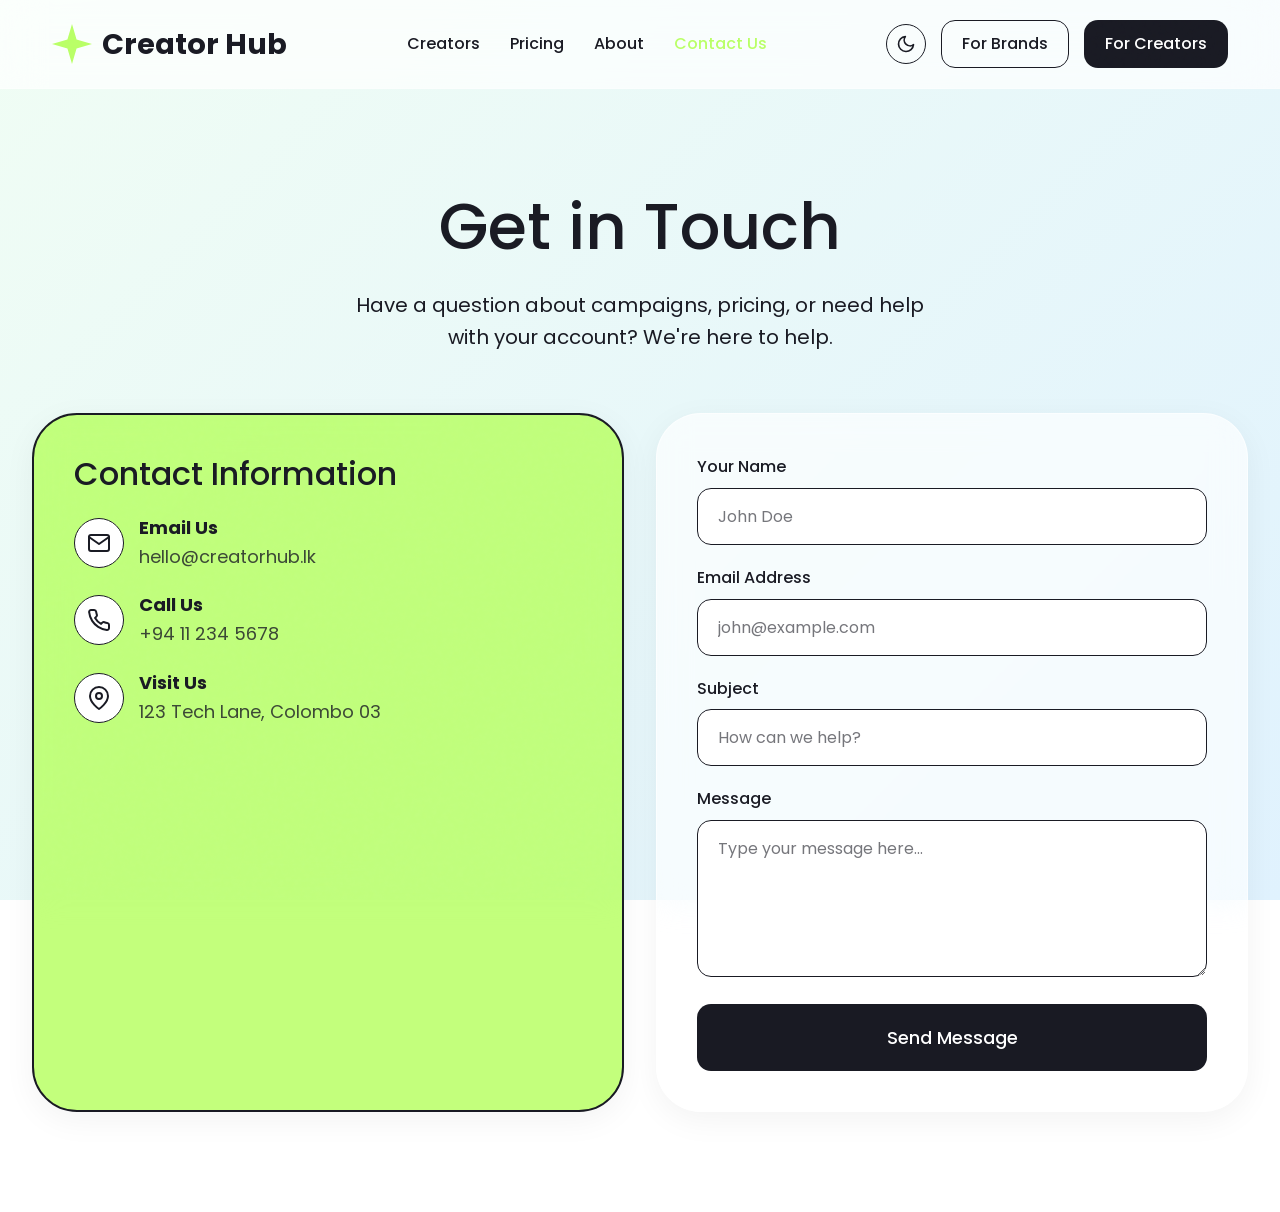
<file: contact.html>
<!DOCTYPE html>
<html lang="en">
<head>
  <meta charset="UTF-8">
  <meta name="viewport" content="width=device-width, initial-scale=1.0">
  <title>Contact Us - Creator Hub</title>
  <link href="https://fonts.googleapis.com/css2?family=Poppins:wght@400;500;600;700&display=swap" rel="stylesheet">
  <link rel="stylesheet" href="style.css">
</head>
<body>
  <header class="navbar">
    <div class="container flex justify-between items-center">
      <a href="index.html" style="display: flex; align-items: center; gap: 10px; font-size: 1.8rem; font-weight: 700; color: var(--dark); text-decoration: none;">
        <svg width="40" height="40" viewBox="0 0 30 30" fill="none" xmlns="http://www.w3.org/2000/svg">
          <path d="M15 0L18.4239 11.5761L30 15L18.4239 18.4239L15 30L11.5761 18.4239L0 15L11.5761 11.5761L15 0Z" fill="var(--primary)"/>
        </svg>
        Creator Hub
      </a>
      <ul class="nav-links">
        <li><a href="directory.html">Creators</a></li>
        <li><a href="pricing.html">Pricing</a></li>
        <li><a href="about.html">About</a></li>
        <li><a href="contact.html" style="color: var(--primary);">Contact Us</a></li>
        <li class="mobile-only"><a href="dashboard-brand.html" class="btn btn-outline" style="width: 100%; margin-top: 10px;">For Brands</a></li>
        <li class="mobile-only"><a href="dashboard-creator.html" class="btn btn-dark" style="width: 100%;">For Creators</a></li>
      </ul>
      <div style="display: flex; gap: 15px; align-items: center;">
        <button id="themeToggle" class="theme-btn" style="background: none; border: 1px solid var(--dark); border-radius: 50%; width: 40px; height: 40px; cursor: pointer; display: flex; align-items: center; justify-content: center; color: var(--dark); transition: all 0.3s;" title="Toggle Dark/Light Mode">
          <svg class="moon-icon" width="20" height="20" viewBox="0 0 24 24" fill="none" stroke="currentColor" stroke-width="2" stroke-linecap="round" stroke-linejoin="round"><path d="M21 12.79A9 9 0 1 1 11.21 3 7 7 0 0 0 21 12.79z"></path></svg>
          <svg class="sun-icon" width="20" height="20" viewBox="0 0 24 24" fill="none" stroke="currentColor" stroke-width="2" stroke-linecap="round" stroke-linejoin="round"><circle cx="12" cy="12" r="5"></circle><line x1="12" y1="1" x2="12" y2="3"></line><line x1="12" y1="21" x2="12" y2="23"></line><line x1="4.22" y1="4.22" x2="5.64" y2="5.64"></line><line x1="18.36" y1="18.36" x2="19.78" y2="19.78"></line><line x1="1" y1="12" x2="3" y2="12"></line><line x1="21" y1="12" x2="23" y2="12"></line><line x1="4.22" y1="19.78" x2="5.64" y2="18.36"></line><line x1="18.36" y1="5.64" x2="19.78" y2="4.22"></line></svg>
        </button>
        <div class="desktop-only" style="gap: 15px; align-items: center;">
          <a href="dashboard-brand.html" class="btn btn-outline" style="padding: 10px 20px; font-size: 1rem;">For Brands</a>
          <a href="dashboard-creator.html" class="btn btn-dark" style="padding: 10px 20px; font-size: 1rem;">For Creators</a>
        </div>
        <!-- Hamburger Menu Button (Mobile) -->
        <button class="hamburger" id="hamburgerBtn" aria-label="Open menu">
          <span></span><span></span><span></span>
        </button>
      </div>
    </div>
  </header>

  <main class="container section">
    <div class="text-center" style="margin-bottom: 60px;">
      <h1>Get in Touch</h1>
      <p style="font-size: 1.25rem; max-width: 600px; margin: 0 auto;">Have a question about campaigns, pricing, or need help with your account? We're here to help.</p>
    </div>
    
    <div class="grid grid-cols-2 gap-8">
      <!-- Contact Info -->
      <div class="card card-primary flex-col gap-4" style="justify-content: center; border: 2px solid var(--dark);">
        <h2 style="background: none; padding: 0; color: var(--dark); font-size: 2rem; margin-bottom: 20px;">Contact Information</h2>
        
        <div style="display: flex; align-items: center; gap: 15px; margin-bottom: 20px;">
          <div style="width: 50px; height: 50px; border-radius: 50%; background-color: var(--white); border: 1px solid var(--dark); display: flex; align-items: center; justify-content: center;">
            <svg width="24" height="24" viewBox="0 0 24 24" fill="none" stroke="var(--dark)" stroke-width="2" stroke-linecap="round" stroke-linejoin="round"><path d="M4 4h16c1.1 0 2 .9 2 2v12c0 1.1-.9 2-2 2H4c-1.1 0-2-.9-2-2V6c0-1.1.9-2 2-2z"></path><polyline points="22,6 12,13 2,6"></polyline></svg>
          </div>
          <div>
            <p style="margin: 0; font-weight: bold; color: var(--dark);">Email Us</p>
            <p style="margin: 0; opacity: 0.8; color: var(--dark);">hello@creatorhub.lk</p>
          </div>
        </div>

        <div style="display: flex; align-items: center; gap: 15px; margin-bottom: 20px;">
          <div style="width: 50px; height: 50px; border-radius: 50%; background-color: var(--white); border: 1px solid var(--dark); display: flex; align-items: center; justify-content: center;">
            <svg width="24" height="24" viewBox="0 0 24 24" fill="none" stroke="var(--dark)" stroke-width="2" stroke-linecap="round" stroke-linejoin="round"><path d="M22 16.92v3a2 2 0 0 1-2.18 2 19.79 19.79 0 0 1-8.63-3.07 19.5 19.5 0 0 1-6-6 19.79 19.79 0 0 1-3.07-8.67A2 2 0 0 1 4.11 2h3a2 2 0 0 1 2 1.72 12.84 12.84 0 0 0 .7 2.81 2 2 0 0 1-.45 2.11L8.09 9.91a16 16 0 0 0 6 6l1.27-1.27a2 2 0 0 1 2.11-.45 12.84 12.84 0 0 0 2.81.7A2 2 0 0 1 22 16.92z"></path></svg>
          </div>
          <div>
            <p style="margin: 0; font-weight: bold; color: var(--dark);">Call Us</p>
            <p style="margin: 0; opacity: 0.8; color: var(--dark);">+94 11 234 5678</p>
          </div>
        </div>

        <div style="display: flex; align-items: center; gap: 15px;">
          <div style="width: 50px; height: 50px; border-radius: 50%; background-color: var(--white); border: 1px solid var(--dark); display: flex; align-items: center; justify-content: center;">
            <svg width="24" height="24" viewBox="0 0 24 24" fill="none" stroke="var(--dark)" stroke-width="2" stroke-linecap="round" stroke-linejoin="round"><path d="M21 10c0 7-9 13-9 13s-9-6-9-13a9 9 0 0 1 18 0z"></path><circle cx="12" cy="10" r="3"></circle></svg>
          </div>
          <div>
            <p style="margin: 0; font-weight: bold; color: var(--dark);">Visit Us</p>
            <p style="margin: 0; opacity: 0.8; color: var(--dark);">123 Tech Lane, Colombo 03</p>
          </div>
        </div>
      </div>
      
      <!-- Contact Form -->
      <div class="card card-light">
        <form id="contactForm" style="display: flex; flex-direction: column; gap: 20px;">
          <div class="input-group" style="margin: 0;">
            <label class="input-label" for="name">Your Name</label>
            <input type="text" id="name" name="name" class="input-field" placeholder="John Doe" required>
          </div>
          <div class="input-group" style="margin: 0;">
            <label class="input-label" for="email">Email Address</label>
            <input type="email" id="email" name="email" class="input-field" placeholder="john@example.com" required>
          </div>
          <div class="input-group" style="margin: 0;">
            <label class="input-label" for="subject">Subject</label>
            <input type="text" id="subject" name="subject" class="input-field" placeholder="How can we help?" required>
          </div>
          <div class="input-group" style="margin: 0;">
            <label class="input-label" for="message">Message</label>
            <textarea id="message" name="message" class="input-field" placeholder="Type your message here..." rows="5" required style="resize: vertical;"></textarea>
          </div>
          <button type="submit" id="submitBtn" class="btn btn-dark" style="width: 100%; font-size: 1.1rem; padding: 1.2rem;">Send Message</button>
          <div id="formMessage" style="display: none; padding: 15px; border-radius: var(--radius); text-align: center; font-weight: 500;"></div>
        </form>
      </div>
    </div>
  </main>
  <!-- Assignment Requirement: jQuery and AJAX -->
  <script src="https://code.jquery.com/jquery-3.7.1.min.js"></script>
  <script>
    $(document).ready(function() {
      $('#contactForm').on('submit', function(e) {
        e.preventDefault(); // Prevent default form submission
        
        const btn = $('#submitBtn');
        const formMsg = $('#formMessage');
        const originalText = btn.text();
        
        btn.text('Sending...').prop('disabled', true);
        formMsg.hide().removeClass('success-msg error-msg');
        
        // Use AJAX to send data to our PHP script
        $.ajax({
          type: 'POST',
          url: 'process_contact.php',
          data: $(this).serialize(),
          dataType: 'json',
          success: function(response) {
            formMsg.css({
              'background-color': '#d4edda',
              'color': '#155724',
              'border': '1px solid #c3e6cb'
            }).text(response.message).slideDown();
            $('#contactForm')[0].reset();
          },
          error: function(xhr) {
            let errorMsg = 'An error occurred. Please try again.';
            if (xhr.responseJSON && xhr.responseJSON.message) {
              errorMsg = xhr.responseJSON.message;
            }
            formMsg.css({
              'background-color': '#f8d7da',
              'color': '#721c24',
              'border': '1px solid #f5c6cb'
            }).text(errorMsg).slideDown();
          },
          complete: function() {
            btn.text(originalText).prop('disabled', false);
          }
        });
      });
    });
  </script>
</body>
</html>
</file>
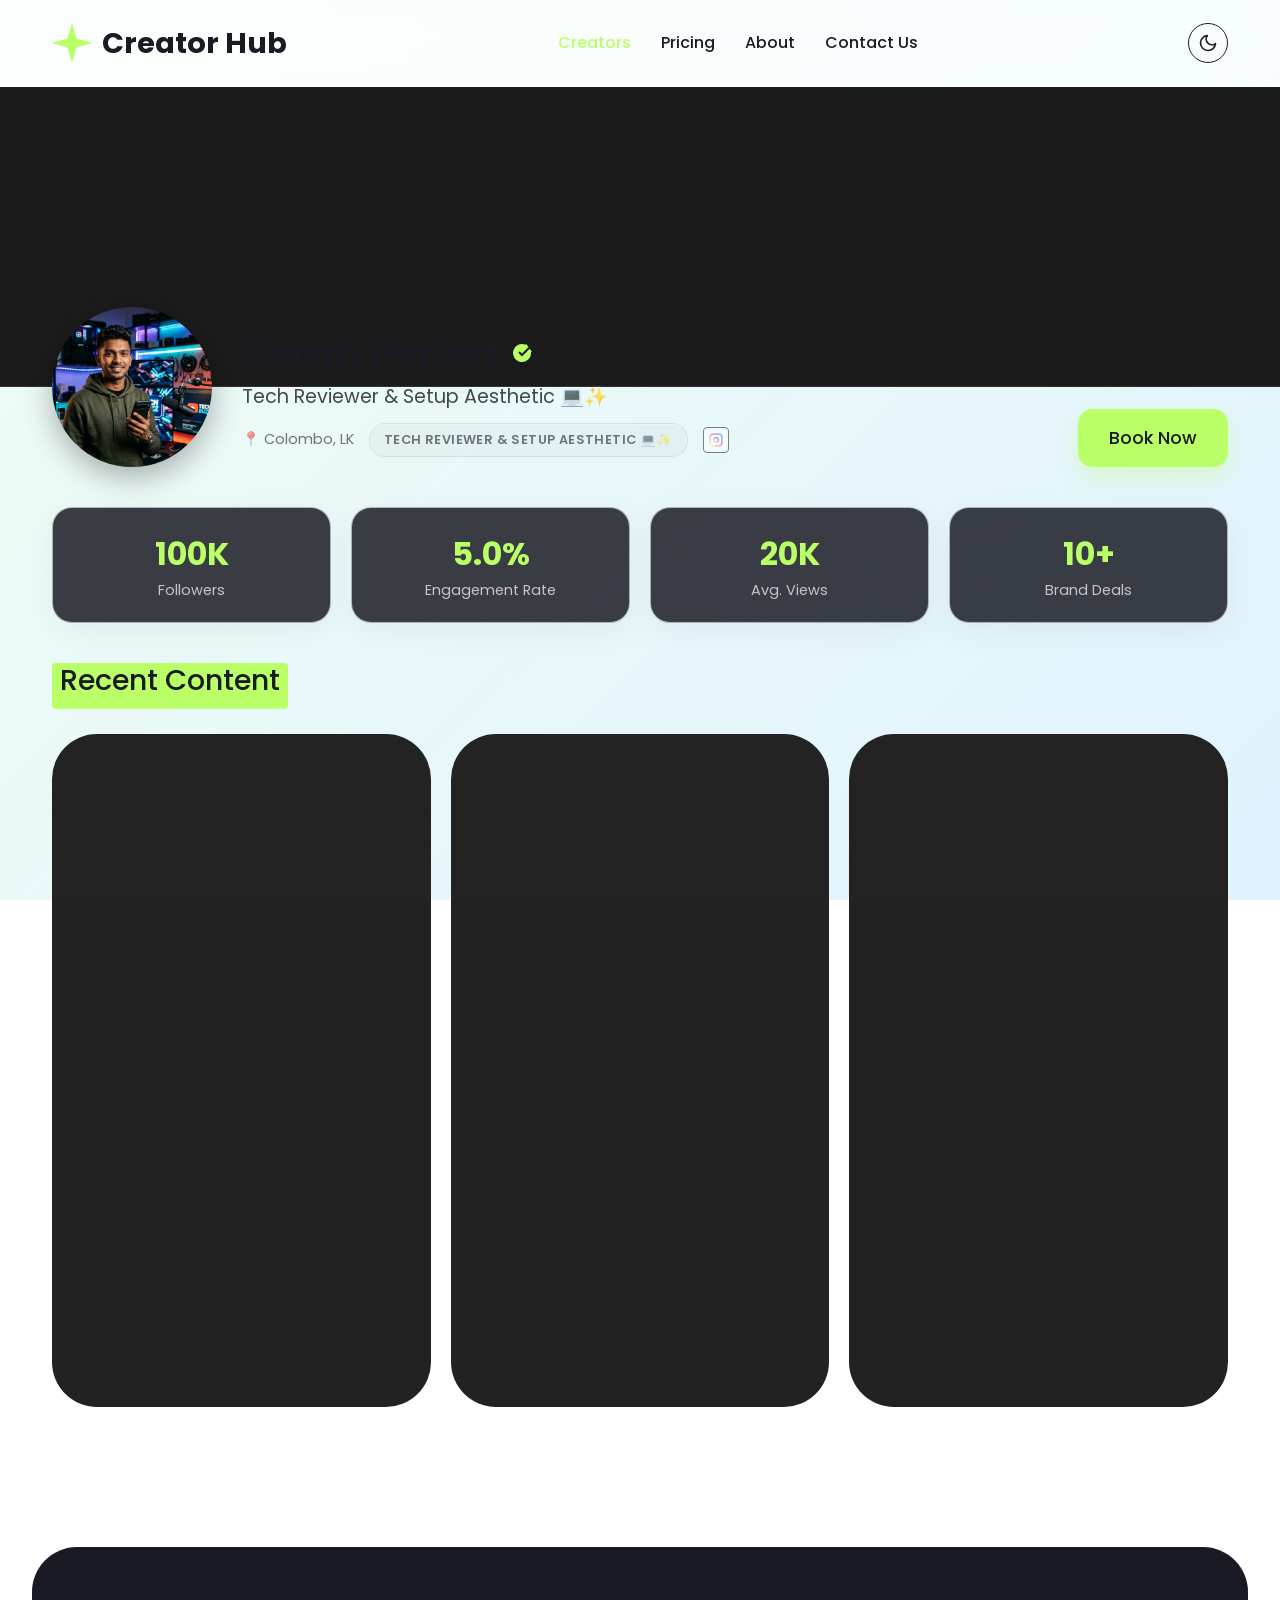
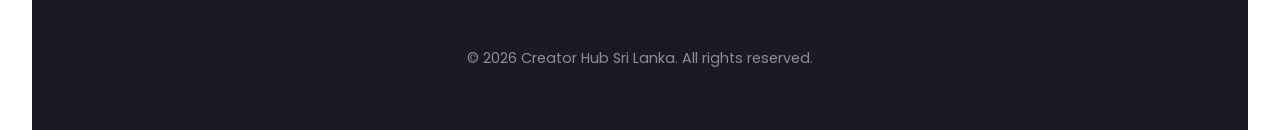
<file: creator-profile.html>
<!DOCTYPE html>
<html lang="en">
<head>
  <meta charset="UTF-8">
  <meta name="viewport" content="width=device-width, initial-scale=1.0">
  <title>Creator Profile - Creator Hub</title>
  <link href="https://fonts.googleapis.com/css2?family=Poppins:wght@300;400;500;600;700&display=swap" rel="stylesheet">
  <link rel="stylesheet" href="style.css">
  <style>
    .cover-banner {
      width: 100%;
      height: 300px;
      background-image: url('images/profile_cover.png');
      background-size: cover;
      background-position: center;
      position: relative;
      border-bottom: 1px solid rgba(255,255,255,0.1);
    }
    .cover-overlay {
      position: absolute;
      top: 0; left: 0; right: 0; bottom: 0;
      background: linear-gradient(to top, var(--background) 0%, transparent 100%);
    }
    .profile-header {
      display: flex;
      gap: 30px;
      align-items: flex-end;
      margin-top: -80px;
      position: relative;
      z-index: 10;
      margin-bottom: 40px;
    }
    .profile-avatar {
      width: 160px;
      height: 160px;
      border-radius: 50%;
      border: 6px solid var(--background);
      object-fit: cover;
      background: var(--dark);
      box-shadow: 0 10px 30px rgba(0,0,0,0.3);
    }
    .profile-info {
      flex-grow: 1;
      padding-bottom: 10px;
      text-align: left;
    }
    .analytics-grid {
      display: grid;
      grid-template-columns: repeat(4, 1fr);
      gap: 20px;
      margin-bottom: 40px;
    }
    .stat-card {
      text-align: center;
      padding: 20px;
      border-radius: 20px;
    }
    .stat-value {
      font-size: 2rem;
      font-weight: 700;
      color: var(--primary);
    }
    .content-gallery {
      display: grid;
      grid-template-columns: repeat(3, 1fr);
      gap: 20px;
    }
    .content-item {
      aspect-ratio: 9/16;
      border-radius: var(--radius-lg);
      overflow: hidden;
      position: relative;
      cursor: pointer;
    }
    .content-item img {
      width: 100%;
      height: 100%;
      object-fit: cover;
      transition: transform 0.4s ease;
    }
    .content-item:hover img {
      transform: scale(1.05);
    }
    .content-overlay {
      position: absolute;
      inset: 0;
      background: rgba(0,0,0,0.4);
      display: flex;
      align-items: center;
      justify-content: center;
      opacity: 0;
      transition: opacity 0.3s ease;
    }
    .content-item:hover .content-overlay {
      opacity: 1;
    }
    @media (max-width: 768px) {
      .profile-header { flex-direction: column; align-items: center; text-align: center; margin-top: -100px; }
      .profile-info { text-align: center; }
      .analytics-grid { grid-template-columns: repeat(2, 1fr); }
      .content-gallery { grid-template-columns: repeat(2, 1fr); }
    }
  </style>
</head>
<body>
  <header class="navbar">
    <div class="container flex justify-between items-center">
      <a href="index.html" style="display: flex; align-items: center; gap: 10px; font-size: 1.8rem; font-weight: 700; color: var(--dark); text-decoration: none;">
        <svg width="40" height="40" viewBox="0 0 30 30" fill="none" xmlns="http://www.w3.org/2000/svg">
          <path d="M15 0L18.4239 11.5761L30 15L18.4239 18.4239L15 30L11.5761 18.4239L0 15L11.5761 11.5761L15 0Z" fill="var(--primary)"/>
        </svg>
        Creator Hub
      </a>
      <ul class="nav-links">
        <li><a href="directory.html" style="color: var(--primary);">Creators</a></li>
        <li><a href="pricing.html">Pricing</a></li>
        <li><a href="about.html">About</a></li>
        <li><a href="contact.html">Contact Us</a></li>
        <li class="mobile-only"><a href="dashboard-brand.html" class="btn btn-outline" style="width: 100%; margin-top: 10px;">For Brands</a></li>
        <li class="mobile-only"><a href="dashboard-creator.html" class="btn btn-dark" style="width: 100%;">For Creators</a></li>
      </ul>
      <div style="display: flex; gap: 15px; align-items: center;">
        <button id="themeToggle" class="theme-btn" style="background: none; border: 1px solid var(--dark); border-radius: 50%; width: 40px; height: 40px; cursor: pointer; display: flex; align-items: center; justify-content: center; color: var(--dark); transition: all 0.3s;" title="Toggle Dark/Light Mode">
          <svg class="moon-icon" width="20" height="20" viewBox="0 0 24 24" fill="none" stroke="currentColor" stroke-width="2" stroke-linecap="round" stroke-linejoin="round"><path d="M21 12.79A9 9 0 1 1 11.21 3 7 7 0 0 0 21 12.79z"></path></svg>
          <svg class="sun-icon" width="20" height="20" viewBox="0 0 24 24" fill="none" stroke="currentColor" stroke-width="2" stroke-linecap="round" stroke-linejoin="round"><circle cx="12" cy="12" r="5"></circle><line x1="12" y1="1" x2="12" y2="3"></line><line x1="12" y1="21" x2="12" y2="23"></line><line x1="4.22" y1="4.22" x2="5.64" y2="5.64"></line><line x1="18.36" y1="18.36" x2="19.78" y2="19.78"></line><line x1="1" y1="12" x2="3" y2="12"></line><line x1="21" y1="12" x2="23" y2="12"></line><line x1="4.22" y1="19.78" x2="5.64" y2="18.36"></line><line x1="18.36" y1="5.64" x2="19.78" y2="4.22"></line></svg>
        </button>
        <!-- Hamburger Menu Button (Mobile) -->
        <button class="hamburger" id="hamburgerBtn" aria-label="Open menu">
          <span></span><span></span><span></span>
        </button>
      </div>
    </div>
  </header>

  <div class="cover-banner">
    <div class="cover-overlay"></div>
  </div>

  <main class="container">
    <div class="profile-header">
      <img src="images/creator_tech.png" alt="Creator Avatar" class="profile-avatar" id="dynamicAvatar">
      <div class="profile-info">
        <h1 style="font-size: 2.5rem; margin-bottom: 5px; display: flex; align-items: center; gap: 10px;">
          <span id="dynamicName">Sarah Perera</span>
          <svg width="24" height="24" viewBox="0 0 24 24" fill="var(--primary)" stroke="var(--dark)" stroke-width="2"><path d="M22 11.08V12a10 10 0 1 1-5.93-9.14"></path><polyline points="22 4 12 14.01 9 11.01"></polyline></svg>
        </h1>
        <p style="font-size: 1.2rem; opacity: 0.8; margin-bottom: 10px;" id="dynamicRole">Tech Reviewer & Setup Aesthetic 💻✨</p>
        <div style="display: flex; gap: 15px; opacity: 0.6; font-size: 0.9rem; align-items: center; flex-wrap: wrap;">
          <span id="dynamicLocation">📍 Colombo, LK</span>
          <span id="dynamicCategoryTag" class="niche-badge" style="opacity: 1;">💼 Tech & Gadgets</span>
          <span id="dynamicPlatformIcons" style="display: inline-flex; gap: 5px; align-items: center;"></span>
        </div>
      </div>
      <div>
        <button class="btn btn-primary" onclick="openBookingModal()" style="padding: 15px 30px; font-size: 1.1rem; box-shadow: 0 10px 20px rgba(185,255,102,0.3);">Book Now</button>
      </div>
    </div>

    <!-- Analytics -->
    <div class="analytics-grid">
      <div class="card card-dark stat-card">
        <div class="stat-value" id="statValue1">124K</div>
        <div style="opacity: 0.7; font-size: 0.9rem;" id="statLabel1">TikTok Followers</div>
      </div>
      <div class="card card-dark stat-card">
        <div class="stat-value" id="statValue2">8.2%</div>
        <div style="opacity: 0.7; font-size: 0.9rem;" id="statLabel2">Engagement Rate</div>
      </div>
      <div class="card card-dark stat-card">
        <div class="stat-value" id="statValue3">45K</div>
        <div style="opacity: 0.7; font-size: 0.9rem;" id="statLabel3">Avg. Views</div>
      </div>
      <div class="card card-dark stat-card">
        <div class="stat-value" id="statValue4">12+</div>
        <div style="opacity: 0.7; font-size: 0.9rem;" id="statLabel4">Brand Deals</div>
      </div>
    </div>

    <!-- Content Gallery -->
    <div style="margin-bottom: 60px;">
      <h2 style="margin-bottom: 25px; font-size: 1.8rem; border-bottom: 1px solid rgba(255,255,255,0.1); padding-bottom: 10px;">Recent Content</h2>
      <div class="content-gallery">
        <div class="content-item">
          <img src="images/content_1.png" alt="Content Thumbnail">
          <div class="content-overlay">
            <svg width="48" height="48" viewBox="0 0 24 24" fill="var(--white)" stroke="none"><polygon points="5 3 19 12 5 21 5 3"></polygon></svg>
          </div>
        </div>
        <div class="content-item">
          <img src="images/content_2.png" alt="Content Thumbnail">
          <div class="content-overlay">
            <svg width="48" height="48" viewBox="0 0 24 24" fill="var(--white)" stroke="none"><polygon points="5 3 19 12 5 21 5 3"></polygon></svg>
          </div>
        </div>
        <div class="content-item">
          <img src="images/content_3.png" alt="Content Thumbnail">
          <div class="content-overlay">
            <svg width="48" height="48" viewBox="0 0 24 24" fill="var(--white)" stroke="none"><polygon points="5 3 19 12 5 21 5 3"></polygon></svg>
          </div>
        </div>
      </div>
    </div>
  </main>

  <footer class="footer container">
    <div style="text-align: center; opacity: 0.5; font-size: 0.9rem;">
      &copy; 2026 Creator Hub Sri Lanka. All rights reserved.
    </div>
  </footer>

  <script src="main.js"></script>
  <script>
    document.addEventListener('DOMContentLoaded', () => {
      const urlParams = new URLSearchParams(window.location.search);
      const name = urlParams.get('name') || "Sarah Perera";
      const role = urlParams.get('role') || "Tech Reviewer & Setup Aesthetic 💻✨";
      const img = urlParams.get('img') || "images/creator_tech.png";

      // Niche Mapping Database
      const nicheDatabase = {
        "Chef Malshan": "food",
        "Colombo Eats": "food",
        "Senuri Sweets": "food",
        "Travel with Amaya": "travel",
        "Lanka Explorer": "travel",
        "Vlog with Sam": "travel",
        "GamerSL": "gaming",
        "Gamer Girl LK": "gaming",
        "Dilshan Tech": "tech",
        "Tech Unboxed": "tech",
        "Dev Mentor LK": "tech",
        "Hasini Beauty": "beauty",
        "Fashion Hub": "beauty",
        "Fitness with Nuwan": "fitness",
        "Yoga with Anya": "fitness",
        "Nadeesh Moto": "auto",
        "Mithun Photography": "photography",
        "Colombo Streets": "photography",
        "Finance Guru LK": "finance",
        "Movie Buff LK": "entertainment",
        "Pet Life LK": "pets"
      };

      // Determine Niche (Default to 'placeholder' if not found)
      let niche = nicheDatabase[name] || "placeholder";

      // Apply Name, Role, Avatar
      document.getElementById('dynamicName').innerText = name;
      document.getElementById('dynamicRole').innerText = role;
      document.getElementById('dynamicAvatar').src = img;

      // Creator Details Database
      // Creator Details Database
      const creatorData = {
        "Chef Malshan": { platforms: ["YouTube", "TikTok"], category: "Food & Culinary", location: "Kandy, LK", stats: [{ value: "450K", label: "YouTube Subscribers" }, { value: "5.4%", label: "Engagement Rate" }, { value: "85K", label: "Avg. Views" }, { value: "30+", label: "Brand Deals" }] },
        "Colombo Eats": { platforms: ["TikTok", "Instagram"], category: "Food & Culinary", location: "Colombo, LK", stats: [{ value: "190K", label: "Instagram Followers" }, { value: "7.1%", label: "Engagement Rate" }, { value: "40K", label: "Avg. Likes" }, { value: "15+", label: "Brand Deals" }] },
        "Senuri Sweets": { platforms: ["Instagram", "TikTok"], category: "Food & Baking", location: "Galle, LK", stats: [{ value: "60K", label: "TikTok Followers" }, { value: "9.2%", label: "Engagement Rate" }, { value: "15K", label: "Avg. Views" }, { value: "8+", label: "Brand Deals" }] },
        "Travel with Amaya": { platforms: ["YouTube", "Instagram"], category: "Travel & Adventure", location: "Galle, LK", stats: [{ value: "340K", label: "Instagram Followers" }, { value: "6.8%", label: "Engagement Rate" }, { value: "90K", label: "Avg. Reach" }, { value: "25+", label: "Brand Deals" }] },
        "Lanka Explorer": { platforms: ["Instagram"], category: "Travel & Adventure", location: "Colombo, LK", stats: [{ value: "275K", label: "Instagram Followers" }, { value: "4.8%", label: "Engagement Rate" }, { value: "65K", label: "Avg. Views" }, { value: "18+", label: "Brand Deals" }] },
        "Vlog with Sam": { platforms: ["YouTube"], category: "Travel & Lifestyle", location: "Negombo, LK", stats: [{ value: "420K", label: "YouTube Subscribers" }, { value: "5.1%", label: "Engagement Rate" }, { value: "110K", label: "Avg. Views" }, { value: "35+", label: "Brand Deals" }] },
        "GamerSL": { platforms: ["YouTube"], category: "Gaming & Esports", location: "Colombo, LK", stats: [{ value: "500K", label: "YouTube Subscribers" }, { value: "8.5%", label: "Engagement Rate" }, { value: "150K", label: "Avg. Views" }, { value: "50+", label: "Brand Deals" }] },
        "Gamer Girl LK": { platforms: ["YouTube"], category: "Gaming & Streaming", location: "Colombo, LK", stats: [{ value: "310K", label: "YouTube Subscribers" }, { value: "6.2%", label: "Engagement Rate" }, { value: "80K", label: "Avg. Views" }, { value: "20+", label: "Brand Deals" }] },
        "Dilshan Tech": { platforms: ["YouTube"], category: "Tech & Gadgets", location: "Negombo, LK", stats: [{ value: "85K", label: "YouTube Subscribers" }, { value: "5.8%", label: "Engagement Rate" }, { value: "25K", label: "Avg. Views" }, { value: "10+", label: "Brand Deals" }] },
        "Tech Unboxed": { platforms: ["YouTube"], category: "Tech & Gadgets", location: "Colombo, LK", stats: [{ value: "150K", label: "YouTube Subscribers" }, { value: "4.9%", label: "Engagement Rate" }, { value: "45K", label: "Avg. Views" }, { value: "15+", label: "Brand Deals" }] },
        "Dev Mentor LK": { platforms: ["YouTube"], category: "Tech & Coding", location: "Kandy, LK", stats: [{ value: "45K", label: "YouTube Subscribers" }, { value: "12.4%", label: "Engagement Rate" }, { value: "18K", label: "Avg. Views" }, { value: "8+", label: "Brand Deals" }] },
        "Hasini Beauty": { platforms: ["TikTok", "Instagram"], category: "Beauty & Makeup", location: "Colombo, LK", stats: [{ value: "150K", label: "TikTok Followers" }, { value: "8.9%", label: "Engagement Rate" }, { value: "50K", label: "Avg. Views" }, { value: "12+", label: "Brand Deals" }] },
        "Fashion Hub": { platforms: ["Instagram", "TikTok"], category: "Beauty & Fashion", location: "Colombo, LK", stats: [{ value: "550K", label: "Instagram Followers" }, { value: "6.5%", label: "Engagement Rate" }, { value: "120K", label: "Avg. Likes" }, { value: "40+", label: "Brand Deals" }] },
        "Fitness with Nuwan": { platforms: ["YouTube", "Instagram"], category: "Fitness & Gym", location: "Colombo, LK", stats: [{ value: "210K", label: "YouTube Subscribers" }, { value: "5.2%", label: "Engagement Rate" }, { value: "40K", label: "Avg. Views" }, { value: "15+", label: "Brand Deals" }] },
        "Yoga with Anya": { platforms: ["Instagram"], category: "Fitness & Wellness", location: "Galle, LK", stats: [{ value: "250K", label: "Instagram Followers" }, { value: "7.8%", label: "Engagement Rate" }, { value: "55K", label: "Avg. Likes" }, { value: "20+", label: "Brand Deals" }] },
        "Nadeesh Moto": { platforms: ["YouTube"], category: "Automotive & Vlog", location: "Negombo, LK", stats: [{ value: "320K", label: "YouTube Subscribers" }, { value: "6.1%", label: "Engagement Rate" }, { value: "85K", label: "Avg. Views" }, { value: "22+", label: "Brand Deals" }] },
        "Mithun Photography": { platforms: ["Instagram"], category: "Photography & Art", location: "Kandy, LK", stats: [{ value: "95K", label: "Instagram Followers" }, { value: "8.2%", label: "Engagement Rate" }, { value: "20K", label: "Avg. Likes" }, { value: "10+", label: "Brand Deals" }] },
        "Colombo Streets": { platforms: ["Instagram"], category: "Photography & Street Art", location: "Colombo, LK", stats: [{ value: "120K", label: "Instagram Followers" }, { value: "9.5%", label: "Engagement Rate" }, { value: "30K", label: "Avg. Likes" }, { value: "12+", label: "Brand Deals" }] },
        "Finance Guru LK": { platforms: ["YouTube", "TikTok"], category: "Finance & Business", location: "Colombo, LK", stats: [{ value: "110K", label: "YouTube Subscribers" }, { value: "5.6%", label: "Engagement Rate" }, { value: "35K", label: "Avg. Views" }, { value: "14+", label: "Brand Deals" }] },
        "Movie Buff LK": { platforms: ["YouTube"], category: "Entertainment & Cinema", location: "Colombo, LK", stats: [{ value: "180K", label: "YouTube Subscribers" }, { value: "4.7%", label: "Engagement Rate" }, { value: "50K", label: "Avg. Views" }, { value: "16+", label: "Brand Deals" }] },
        "Pet Life LK": { platforms: ["TikTok"], category: "Pets & Animals", location: "Colombo, LK", stats: [{ value: "75K", label: "TikTok Followers" }, { value: "11.2%", label: "Engagement Rate" }, { value: "25K", label: "Avg. Views" }, { value: "5+", label: "Brand Deals" }] }
      };

      const cData = creatorData[name] || { category: role, location: "Colombo, LK", stats: [{ value: "100K", label: "Followers" }, { value: "5.0%", label: "Engagement Rate" }, { value: "20K", label: "Avg. Views" }, { value: "10+", label: "Brand Deals" }], platforms: ["Instagram"] };
      // Map categories to their premium SVGs
      const categoryLogos = {
        "Food & Culinary": `<svg width="13" height="13" viewBox="0 0 24 24" fill="none" stroke="currentColor" stroke-width="2.2" stroke-linecap="round" stroke-linejoin="round"><path d="M17 10h.5a3.5 3.5 0 1 1 0 7H6.5a3.5 3.5 0 1 1 0-7H7"></path><path d="M8 10V7a3 3 0 0 1 3-3h2a3 3 0 0 1 3 3v3"></path></svg>`,
        "Food & Baking": `<svg width="13" height="13" viewBox="0 0 24 24" fill="none" stroke="currentColor" stroke-width="2.2" stroke-linecap="round" stroke-linejoin="round"><path d="M17 10h.5a3.5 3.5 0 1 1 0 7H6.5a3.5 3.5 0 1 1 0-7H7"></path><path d="M8 10V7a3 3 0 0 1 3-3h2a3 3 0 0 1 3 3v3"></path></svg>`,
        "Travel & Adventure": `<svg width="13" height="13" viewBox="0 0 24 24" fill="none" stroke="currentColor" stroke-width="2.2" stroke-linecap="round" stroke-linejoin="round"><circle cx="12" cy="12" r="10"></circle><polygon points="16.24 7.76 14.12 14.12 7.76 16.24 9.88 9.88 16.24 7.76"></polygon></svg>`,
        "Travel & Lifestyle": `<svg width="13" height="13" viewBox="0 0 24 24" fill="none" stroke="currentColor" stroke-width="2.2" stroke-linecap="round" stroke-linejoin="round"><circle cx="12" cy="12" r="10"></circle><polygon points="16.24 7.76 14.12 14.12 7.76 16.24 9.88 9.88 16.24 7.76"></polygon></svg>`,
        "Gaming & Esports": `<svg width="13" height="13" viewBox="0 0 24 24" fill="none" stroke="currentColor" stroke-width="2.2" stroke-linecap="round" stroke-linejoin="round"><rect x="2" y="6" width="20" height="12" rx="3"></rect><line x1="6" y1="12" x2="10" y2="12"></line><line x1="8" y1="10" x2="8" y2="14"></line><line x1="15" y1="13" x2="15.01" y2="13"></line><line x1="18" y1="11" x2="18.01" y2="11"></line></svg>`,
        "Gaming & Streaming": `<svg width="13" height="13" viewBox="0 0 24 24" fill="none" stroke="currentColor" stroke-width="2.2" stroke-linecap="round" stroke-linejoin="round"><rect x="2" y="6" width="20" height="12" rx="3"></rect><line x1="6" y1="12" x2="10" y2="12"></line><line x1="8" y1="10" x2="8" y2="14"></line><line x1="15" y1="13" x2="15.01" y2="13"></line><line x1="18" y1="11" x2="18.01" y2="11"></line></svg>`,
        "Tech & Gadgets": `<svg width="13" height="13" viewBox="0 0 24 24" fill="none" stroke="currentColor" stroke-width="2.2" stroke-linecap="round" stroke-linejoin="round"><rect x="2" y="3" width="20" height="14" rx="2" ry="2"></rect><line x1="8" y1="21" x2="16" y2="21"></line><line x1="12" y1="17" x2="12" y2="21"></line></svg>`,
        "Tech & Coding": `<svg width="13" height="13" viewBox="0 0 24 24" fill="none" stroke="currentColor" stroke-width="2.2" stroke-linecap="round" stroke-linejoin="round"><rect x="2" y="3" width="20" height="14" rx="2" ry="2"></rect><line x1="8" y1="21" x2="16" y2="21"></line><line x1="12" y1="17" x2="12" y2="21"></line></svg>`,
        "Beauty & Makeup": `<svg width="13" height="13" viewBox="0 0 24 24" fill="none" stroke="currentColor" stroke-width="2.2" stroke-linecap="round" stroke-linejoin="round"><path d="M12 2C9 2 7 4 7 7v6c0 1.5 1 3 2 4h6c1-1 2-2.5 2-4V7c0-3-2-5-5-5z"></path><path d="M12 17v5"></path><path d="M10 22h4"></path></svg>`,
        "Beauty & Fashion": `<svg width="13" height="13" viewBox="0 0 24 24" fill="none" stroke="currentColor" stroke-width="2.2" stroke-linecap="round" stroke-linejoin="round"><path d="M6 2L3 6v14a2 2 0 0 0 2 2h14a2 2 0 0 0 2-2V6l-3-4z"></path><line x1="3" y1="6" x2="21" y2="6"></line><path d="M16 10a4 4 0 0 1-8 0"></path></svg>`,
        "Fitness & Gym": `<svg width="13" height="13" viewBox="0 0 24 24" fill="none" stroke="currentColor" stroke-width="2.2" stroke-linecap="round" stroke-linejoin="round"><path d="M6.5 6.5h11M6.5 17.5h11M12 6.5v11M3 8v8M21 8v8M4 10v4M20 10v4"></path></svg>`,
        "Fitness & Wellness": `<svg width="13" height="13" viewBox="0 0 24 24" fill="none" stroke="currentColor" stroke-width="2.2" stroke-linecap="round" stroke-linejoin="round"><path d="M11 20A7 7 0 0 1 9.8 6.1C15.5 5 17 4.48 19 2c1 2 2 3.5 1 9.8a7 7 0 0 1-9 8.2Z"></path><path d="M19 2c-2.26 4.33-5.27 7.14-8 10"></path></svg>`,
        "Automotive & Vlog": `<svg width="13" height="13" viewBox="0 0 24 24" fill="none" stroke="currentColor" stroke-width="2.2" stroke-linecap="round" stroke-linejoin="round"><circle cx="12" cy="12" r="10"></circle><circle cx="12" cy="12" r="2.5"></circle><path d="M12 14.5V22"></path><path d="M9.8 13.3L3.3 17"></path><path d="M14.2 13.3L20.7 17"></path></svg>`,
        "Photography & Art": `<svg width="13" height="13" viewBox="0 0 24 24" fill="none" stroke="currentColor" stroke-width="2.2" stroke-linecap="round" stroke-linejoin="round"><path d="M23 19a2 2 0 0 1-2 2H3a2 2 0 0 1-2-2V8a2 2 0 0 1 2-2h4l2-3h6l2 3h4a2 2 0 0 1 2 2z"></path><circle cx="12" cy="13" r="4"></circle></svg>`,
        "Photography & Street Art": `<svg width="13" height="13" viewBox="0 0 24 24" fill="none" stroke="currentColor" stroke-width="2.2" stroke-linecap="round" stroke-linejoin="round"><path d="M12 22C17.5228 22 22 17.5228 22 12C22 9.23858 20.3 6.5 17.5 4.5C14.5 2.5 9.5 2 7 4.5C4.5 7 4 12 5.5 15C7 18 6.47715 22 12 22Z"></path><circle cx="7.5" cy="10.5" r="1"></circle><circle cx="11.5" cy="7.5" r="1"></circle><circle cx="16.5" cy="9.5" r="1"></circle><circle cx="15.5" cy="14.5" r="1"></circle></svg>`,
        "Finance & Business": `<svg width="13" height="13" viewBox="0 0 24 24" fill="none" stroke="currentColor" stroke-width="2.2" stroke-linecap="round" stroke-linejoin="round"><polyline points="23 6 13.5 15.5 8.5 10.5 1 18"></polyline><polyline points="17 6 23 6 23 12"></polyline></svg>`,
        "Entertainment & Cinema": `<svg width="13" height="13" viewBox="0 0 24 24" fill="none" stroke="currentColor" stroke-width="2.2" stroke-linecap="round" stroke-linejoin="round"><rect x="2" y="2" width="20" height="20" rx="2.18" ry="2.18"></rect><line x1="7" y1="2" x2="7" y2="22"></line><line x1="17" y1="2" x2="17" y2="22"></line><line x1="2" y1="12" x2="22" y2="12"></line><line x1="2" y1="7" x2="7" y2="7"></line><line x1="2" y1="17" x2="7" y2="17"></line><line x1="17" y1="17" x2="22" y2="17"></line><line x1="17" y1="7" x2="22" y2="7"></line></svg>`,
        "Pets & Animals": `<svg width="13" height="13" viewBox="0 0 24 24" fill="none" stroke="currentColor" stroke-width="2.2" stroke-linecap="round" stroke-linejoin="round"><circle cx="11" cy="4" r="2"></circle><circle cx="18" cy="8" r="2"></circle><circle cx="20" cy="16" r="2"></circle><path d="M9 10a5 5 0 0 1 5 5v3.5a3.5 3.5 0 1 1-6.84-.79z"></path><path d="M3.18 15.65a3.5 3.5 0 1 1 5.48-1.15z"></path></svg>`
      };

      const catSvg = categoryLogos[cData.category] || '';
      document.getElementById('dynamicCategoryTag').innerHTML = catSvg + " " + cData.category;
      document.getElementById('dynamicLocation').innerHTML = "📍 " + cData.location;

      // Map platform names to their SVGs
      const platformLogos = {
        "YouTube": `<svg width="14" height="14" viewBox="0 0 24 24" style="display: block;"><rect width="24" height="24" rx="5" fill="#FF0000"/><polygon points="9.5,7.5 16,12 9.5,16.5" fill="#FFFFFF"/></svg>`,
        "Instagram": `<svg width="14" height="14" viewBox="0 0 24 24" fill="none" stroke="url(#instagramGradient)" stroke-width="2.2" stroke-linecap="round" stroke-linejoin="round" style="display: block;"><defs><linearGradient id="instagramGradient" x1="0%" y1="100%" x2="100%" y2="0%"><stop offset="0%" stop-color="#fdf497"/><stop offset="5%" stop-color="#fdf497"/><stop offset="45%" stop-color="#fd5949"/><stop offset="60%" stop-color="#d6249f"/><stop offset="90%" stop-color="#285AEB"/></linearGradient></defs><rect x="2" y="2" width="20" height="20" rx="5" ry="5"></rect><path d="M16 11.37A4 4 0 1 1 12.63 8 4 4 0 0 1 16 11.37z"></path><line x1="17.5" y1="6.5" x2="17.51" y2="6.5"></line></svg>`,
        "TikTok": `<svg width="14" height="14" viewBox="0 0 24 24" style="display: block;"><rect width="24" height="24" rx="5" fill="#000000"/><path d="M16.5 6a4.5 4.5 0 0 1-3.5-3.5v12.5a3.5 3.5 0 1 1-3.5-3.5c.3 0 .6.05.9.15v-3.2A6.5 6.5 0 1 0 16 12V6z" fill="#FFFFFF"/></svg>`
      };

      // Populate platform icons under name (icon only, with title tooltip, no name)
      let platformIconsHtml = "";
      if (cData.platforms) {
        cData.platforms.forEach(p => {
          const logoSvg = platformLogos[p];
          if (logoSvg) {
            platformIconsHtml += `<span style="background-color: var(--white); border: 1px solid var(--dark); padding: 5px; border-radius: 4px; opacity: 0.9; display: inline-flex; align-items: center; justify-content: center;" title="${p}">${logoSvg}</span>`;
          }
        });
      }
      document.getElementById('dynamicPlatformIcons').innerHTML = platformIconsHtml;

      // Populate stats cards
      for (let i = 0; i < 4; i++) {
        document.getElementById(`statValue${i+1}`).innerText = cData.stats[i].value;
        
        let label = cData.stats[i].label;
        // Clean label if it starts with platform name
        let matchedPlatform = "";
        if (label.indexOf("YouTube ") === 0) {
          matchedPlatform = "YouTube";
          label = label.substring("YouTube ".length);
        } else if (label.indexOf("Instagram ") === 0) {
          matchedPlatform = "Instagram";
          label = label.substring("Instagram ".length);
        } else if (label.indexOf("TikTok ") === 0) {
          matchedPlatform = "TikTok";
          label = label.substring("TikTok ".length);
        }
        
        if (matchedPlatform) {
          const logoSvg = platformLogos[matchedPlatform];
          document.getElementById(`statLabel${i+1}`).innerHTML = `<span style="display: inline-flex; align-items: center; gap: 6px; justify-content: center;">${logoSvg} ${label}</span>`;
        } else {
          document.getElementById(`statLabel${i+1}`).innerText = label;
        }
      }

      const downloadedNiches = ["tech", "food", "travel", "gaming"];

      if (niche === "placeholder") {
        document.querySelector('.cover-banner').style.backgroundImage = 'none';
        document.querySelector('.cover-banner').style.backgroundColor = '#1a1a1a';
        
        const greyPlaceholder = 'data:image/svg+xml;utf8,<svg xmlns="http://www.w3.org/2000/svg" width="400" height="600"><rect width="100%" height="100%" fill="%23222"/></svg>';
        document.querySelectorAll('.content-item img')[0].src = greyPlaceholder;
        document.querySelectorAll('.content-item img')[1].src = greyPlaceholder;
        document.querySelectorAll('.content-item img')[2].src = greyPlaceholder;
      } else if (downloadedNiches.includes(niche)) {
        const coverPath = niche === "tech" ? "images/profile_cover.png" : `images/${niche}_cover.png`;
        const t1 = niche === "tech" ? "images/content_1.png" : `images/${niche}_1.png`;
        const t2 = niche === "tech" ? "images/content_2.png" : `images/${niche}_2.png`;
        const t3 = niche === "tech" ? "images/content_3.png" : `images/${niche}_3.png`;
        
        document.querySelector('.cover-banner').style.backgroundImage = `url('${coverPath}')`;
        document.querySelectorAll('.content-item img')[0].src = t1;
        document.querySelectorAll('.content-item img')[1].src = t2;
        document.querySelectorAll('.content-item img')[2].src = t3;
      } else {
        // Use external API for the remaining niches to bypass AI quota
        const keywords = {
            "beauty": "makeup,cosmetics",
            "fitness": "gym,workout",
            "auto": "sportscar,motorcycle",
            "photography": "camera,dslr",
            "finance": "business,finance",
            "entertainment": "cinema,movie",
            "pets": "puppy,kitten"
        };
        const kw = keywords[niche] || niche;
        document.querySelector('.cover-banner').style.backgroundImage = `url('https://loremflickr.com/1200/400/${kw}?lock=1')`;
        document.querySelectorAll('.content-item img')[0].src = `https://loremflickr.com/400/600/${kw}?lock=2`;
        document.querySelectorAll('.content-item img')[1].src = `https://loremflickr.com/400/600/${kw}?lock=3`;
        document.querySelectorAll('.content-item img')[2].src = `https://loremflickr.com/400/600/${kw}?lock=4`;
      }
    });
  </script>
  <!-- Booking Modal -->
  <div id="bookingModalOverlay" class="modal-overlay" onclick="closeBookingModal()"></div>
  <div id="bookingModal" class="booking-modal card card-dark">
    <div style="display: flex; justify-content: space-between; align-items: center; margin-bottom: 20px;">
      <h3 style="font-size: 1.8rem; color: var(--primary);">Book Creator</h3>
      <button onclick="closeBookingModal()" style="background: none; border: none; color: var(--white); cursor: pointer; font-size: 1.5rem;">&times;</button>
    </div>
    <form onsubmit="event.preventDefault(); alert('Booking Request Sent Successfully!'); closeBookingModal();">
      <div style="margin-bottom: 20px;">
        <label style="display: block; margin-bottom: 8px; opacity: 0.8;">Campaign Name</label>
        <input type="text" required placeholder="e.g. Summer Launch Video" style="width: 100%; padding: 12px; border-radius: 8px; border: 1px solid rgba(255,255,255,0.2); background: rgba(0,0,0,0.2); color: white;">
      </div>
      <div style="margin-bottom: 20px;">
        <label style="display: block; margin-bottom: 8px; opacity: 0.8;">Campaign Budget: <span id="budgetValue" style="color: var(--primary); font-weight: bold;">LKR 50,000</span></label>
        <input type="range" id="budgetSlider" min="10000" max="500000" step="5000" value="50000" style="width: 100%; accent-color: var(--primary);" oninput="document.getElementById('budgetValue').innerText = 'LKR ' + Number(this.value).toLocaleString()">
      </div>
      <div style="margin-bottom: 30px;">
        <label style="display: block; margin-bottom: 8px; opacity: 0.8;">Campaign Details</label>
        <textarea required rows="4" placeholder="Describe what you want the creator to do..." style="width: 100%; padding: 12px; border-radius: 8px; border: 1px solid rgba(255,255,255,0.2); background: rgba(0,0,0,0.2); color: white; resize: vertical;"></textarea>
      </div>
      <button type="submit" class="btn btn-primary" style="width: 100%; padding: 15px;">Send Booking Request</button>
    </form>
  </div>
</body>
</html>
</file>
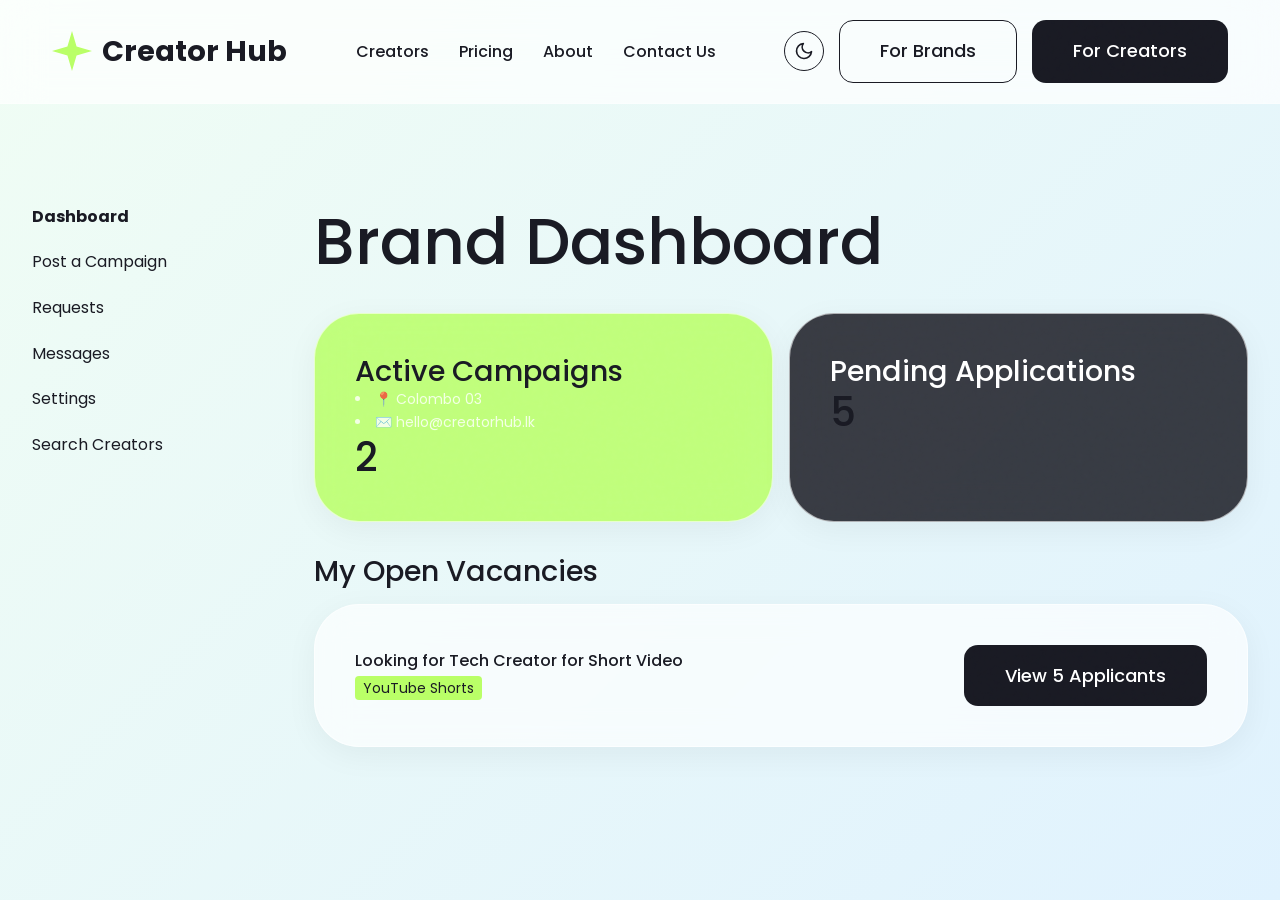
<file: dashboard-brand.html>
<!DOCTYPE html>
<html lang="en">
<head>
  <meta charset="UTF-8">
  <meta name="viewport" content="width=device-width, initial-scale=1.0">
  <title>Brand Dashboard - Creator Hub</title>
  <link href="https://fonts.googleapis.com/css2?family=Poppins:wght@400;500;600;700&display=swap" rel="stylesheet">
  <link rel="stylesheet" href="style.css">
  <style>
    .tab-content { display: none; }
    .tab-content.active { display: block; }
    .sidebar-link { cursor: pointer; }
    .sidebar-link.active { font-weight: bold; }
  </style>
</head>
<body>
  <header class="navbar">
    <div class="container flex justify-between items-center">
      <a href="index.html" style="display: flex; align-items: center; gap: 10px; font-size: 1.8rem; font-weight: 700; color: var(--dark); text-decoration: none;">
        <svg width="40" height="40" viewBox="0 0 30 30" fill="none" xmlns="http://www.w3.org/2000/svg">
          <path d="M15 0L18.4239 11.5761L30 15L18.4239 18.4239L15 30L11.5761 18.4239L0 15L11.5761 11.5761L15 0Z" fill="var(--primary)"/>
        </svg>
        Creator Hub
      </a>
      <ul class="nav-links">
        <li><a href="directory.html">Creators</a></li>
        <li><a href="pricing.html">Pricing</a></li>
        <li><a href="about.html">About</a></li>
        <li><a href="contact.html">Contact Us</a></li>
      </ul>
      <div style="display: flex; gap: 15px; align-items: center;">
        <button id="themeToggle" class="theme-btn" style="background: none; border: 1px solid var(--dark); border-radius: 50%; width: 40px; height: 40px; cursor: pointer; display: flex; align-items: center; justify-content: center; color: var(--dark); transition: all 0.3s;" title="Toggle Dark/Light Mode">
          <svg class="moon-icon" width="20" height="20" viewBox="0 0 24 24" fill="none" stroke="currentColor" stroke-width="2" stroke-linecap="round" stroke-linejoin="round"><path d="M21 12.79A9 9 0 1 1 11.21 3 7 7 0 0 0 21 12.79z"></path></svg>
          <svg class="sun-icon" width="20" height="20" viewBox="0 0 24 24" fill="none" stroke="currentColor" stroke-width="2" stroke-linecap="round" stroke-linejoin="round"><circle cx="12" cy="12" r="5"></circle><line x1="12" y1="1" x2="12" y2="3"></line><line x1="12" y1="21" x2="12" y2="23"></line><line x1="4.22" y1="4.22" x2="5.64" y2="5.64"></line><line x1="18.36" y1="18.36" x2="19.78" y2="19.78"></line><line x1="1" y1="12" x2="3" y2="12"></line><line x1="21" y1="12" x2="23" y2="12"></line><line x1="4.22" y1="19.78" x2="5.64" y2="18.36"></line><line x1="18.36" y1="5.64" x2="19.78" y2="4.22"></line></svg>
        </button>
        <a href="dashboard-brand.html" class="btn btn-outline">For Brands</a>
        <a href="dashboard-creator.html" class="btn btn-dark">For Creators</a>
      </div>
    </div>
  </header>

  <main class="container section flex gap-8">
    <div style="width: 250px;">
      <ul style="list-style: none; display: flex; flex-direction: column; gap: 20px;">
        <li><a class="sidebar-link active" onclick="switchTab('dashboard')" style="text-decoration: none; color: var(--dark);">Dashboard</a></li>
        <li><a class="sidebar-link" onclick="switchTab('post')" style="text-decoration: none; color: var(--dark);">Post a Campaign</a></li>
        <li><a class="sidebar-link" onclick="switchTab('requests')" style="text-decoration: none; color: var(--dark);">Requests</a></li>
        <li><a class="sidebar-link" onclick="switchTab('messages')" style="text-decoration: none; color: var(--dark);">Messages</a></li>
        <li><a class="sidebar-link" onclick="switchTab('settings')" style="text-decoration: none; color: var(--dark);">Settings</a></li>
        <li><a href="directory.html" style="text-decoration: none; color: var(--dark);">Search Creators</a></li>
      </ul>
    </div>
    
    <div style="flex: 1;">
      
      <!-- Tab 1: Dashboard -->
      <div id="tab-dashboard" class="tab-content active">
        <h1>Brand Dashboard</h1>
        <div class="grid grid-cols-2 gap-4 mt-8">
          <div class="card card-primary">
            <h3>Active Campaigns</h3>
            <li style="color: var(--white); opacity: 0.8; font-size: 0.875rem;">&#128205; Colombo 03</li>
            <li style="color: var(--white); opacity: 0.8; font-size: 0.875rem;">&#9993;&#65039; hello@creatorhub.lk</li>
            <h2 style="background-color: transparent; padding: 0;">2</h2>
          </div>
          <div class="card card-dark">
            <h3>Pending Applications</h3>
            <h2 style="background-color: transparent; padding: 0;">5</h2>
          </div>
        </div>
        <h3 class="mt-8">My Open Vacancies</h3>
        <div class="card card-light mt-4 flex justify-between items-center">
          <div>
            <h4 style="margin-bottom: 5px;">Looking for Tech Creator for Short Video</h4>
            <span style="background-color: var(--primary); color: var(--dark); padding: 2px 8px; border-radius: 4px; font-size: 0.875rem;">YouTube Shorts</span>
          </div>
          <button class="btn btn-dark">View 5 Applicants</button>
        </div>
      </div>

      <!-- Tab 2: Post Campaign -->
      <div id="tab-post" class="tab-content">
        <h1>Post a Campaign</h1>
        <p>Looking for a content creator for a short period? Post your requirements below and let creators apply directly to you.</p>
        
        <div class="card card-light mt-8">
          <div class="input-group">
            <label class="input-label">Campaign Title</label>
            <input type="text" placeholder="e.g. Need a Food Vlogger for Restaurant Launch" class="input-field" />
          </div>
          
          <div class="grid grid-cols-2 gap-4">
            <div class="input-group">
              <label class="input-label">Platform Required</label>
              <select class="input-field">
                <option>Instagram Reels</option>
                <option>TikTok</option>
                <option>YouTube</option>
              </select>
            </div>
            <div class="input-group">
              <label class="input-label">Budget Range (LKR)</label>
              <select class="input-field">
                <option>Under 10,000</option>
                <option>10,000 - 50,000</option>
                <option>50,000+</option>
              </select>
            </div>
          </div>
          
          <div class="input-group">
            <label class="input-label">Campaign Description & Deliverables</label>
            <textarea class="input-field" rows="5" placeholder="Describe what you need the creator to do..."></textarea>
          </div>
          
          <div class="input-group mt-8">
            <button class="btn btn-primary w-full" onclick="alert('Campaign Posted Successfully!')">Post Campaign Vacancy</button>
          </div>
        </div>
      </div>

      <!-- Tab 3: Settings -->
      <div id="tab-settings" class="tab-content">
        <h1>Brand Settings</h1>
        
        <div class="card card-light mt-8">
          <h3 style="margin-bottom: 20px; border-bottom: 1px solid var(--dark); padding-bottom: 10px;">Company Information</h3>
          
          <div style="display: flex; align-items: center; gap: 20px; margin-bottom: 30px;">
            <div style="width: 100px; height: 100px; border-radius: var(--radius-md); background-color: var(--white); border: 2px dashed rgba(0,0,0,0.2); display: flex; align-items: center; justify-content: center; font-weight: bold; color: var(--dark); overflow: hidden;">
              <span style="opacity: 0.5;">Logo</span>
            </div>
            <div>
              <p style="margin: 0 0 5px 0; font-weight: 600;">Brand Profile Picture</p>
              <p style="margin: 0 0 15px 0; font-size: 0.875rem; opacity: 0.8;">Upload your company logo. Recommended size 400x400px (JPG/PNG).</p>
              <div style="display: flex; gap: 10px;">
                <button class="btn btn-dark" onclick="alert('File Picker Opened')">Upload Logo</button>
                <button class="btn btn-outline" style="padding: 10px 20px;">Remove</button>
              </div>
            </div>
          </div>

          <div class="grid grid-cols-2 gap-4">
            <div class="input-group">
              <label class="input-label">Business Name</label>
              <input type="text" value="Acme Corporation LK" class="input-field" />
            </div>
            <div class="input-group">
              <label class="input-label">Business Registration No.</label>
              <input type="text" value="PV 123456" class="input-field" />
            </div>
          </div>
          <div class="input-group">
            <label class="input-label">Website</label>
            <input type="url" value="https://acmecorp.lk" class="input-field" />
          </div>
        </div>

        <div class="card card-light mt-8">
          <h3 style="margin-bottom: 20px; border-bottom: 1px solid var(--dark); padding-bottom: 10px;">Billing Details</h3>
          <div class="input-group">
            <label class="input-label">Billing Address</label>
            <textarea class="input-field" rows="3">123 Galle Road, Colombo 03, Sri Lanka</textarea>
          </div>
          <div class="input-group">
            <label class="input-label">Payment Method</label>
            <div style="display: flex; gap: 10px; align-items: center;">
              <input type="text" value="**** **** **** 4242" class="input-field" style="flex: 1;" disabled />
              <button class="btn btn-dark">Update Card</button>
            </div>
          </div>
        </div>

        <div class="card card-light mt-8">
          <h3 style="margin-bottom: 20px; border-bottom: 1px solid var(--dark); padding-bottom: 10px;">Notification Preferences</h3>
          <div style="display: flex; align-items: center; gap: 10px; margin-bottom: 15px;">
            <input type="checkbox" id="notif-apps" checked style="width: 20px; height: 20px;">
            <label for="notif-apps">Email me when a creator applies to my campaign</label>
          </div>
          <div style="display: flex; align-items: center; gap: 10px; margin-bottom: 20px;">
            <input type="checkbox" id="notif-news" checked style="width: 20px; height: 20px;">
            <label for="notif-news">Subscribe to Creator Hub newsletter</label>
          </div>
          
          <button class="btn btn-primary w-full" onclick="alert('Settings Saved Successfully!')">Save All Settings</button>
        </div>
      </div>

      <!-- Tab 4: Requests -->
      <div id="tab-requests" class="tab-content">
        <h1>Campaign Requests</h1>
        <p style="opacity: 0.8; margin-bottom: 30px;">Manage applications from creators or view your outgoing invitations.</p>
        
        <div class="card card-light mb-8">
          <div style="display: flex; justify-content: space-between; align-items: center; border-bottom: 1px solid var(--dark); padding-bottom: 15px; margin-bottom: 15px;">
            <div>
              <h3 style="margin: 0;">Sithmi Silva</h3>
              <p style="margin: 0; font-size: 0.875rem; opacity: 0.8;">Applied for: Restaurant Launch Campaign</p>
            </div>
            <span style="background-color: var(--primary); color: var(--dark); padding: 4px 12px; border-radius: 20px; font-size: 0.875rem; font-weight: 600;">Pending Review</span>
          </div>
          <p style="font-size: 0.95rem; margin-bottom: 20px;">"Hi! I love your brand and I have a highly engaged audience of foodies. I'd love to shoot a cinematic reel for your new launch!"</p>
          <div style="display: flex; gap: 10px;">
            <button class="btn btn-dark" onclick="alert('Request Accepted!')">Accept</button>
            <button class="btn btn-outline" onclick="alert('Request Declined')">Decline</button>
            <a href="profile.html" class="btn btn-outline" style="margin-left: auto;">View Profile</a>
          </div>
        </div>

        <div class="card card-dark">
          <div style="display: flex; justify-content: space-between; align-items: center; border-bottom: 1px solid var(--white); padding-bottom: 15px; margin-bottom: 15px;">
            <div>
              <h3 style="margin: 0;">Kavindu Perera</h3>
              <p style="margin: 0; font-size: 0.875rem; opacity: 0.8;">Invited to: Tech Review Campaign</p>
            </div>
            <span style="background-color: #ff9800; color: #fff; padding: 4px 12px; border-radius: 20px; font-size: 0.875rem; font-weight: 600;">Awaiting Reply</span>
          </div>
          <p style="font-size: 0.95rem; margin-bottom: 20px;">You sent an invitation to this creator.</p>
          <div style="display: flex; gap: 10px;">
            <button class="btn btn-white" onclick="switchTab('messages')">Send Message</button>
          </div>
        </div>
      </div>

      <!-- Tab 5: Messages -->
      <div id="tab-messages" class="tab-content">
        <h1>Messages</h1>
        <p style="opacity: 0.8; margin-bottom: 30px;">Chat with creators and discuss campaign details.</p>
        
        <div class="card card-light" style="display: flex; gap: 20px; height: 500px; padding: 20px;">
          <!-- Chat List -->
          <div style="flex: 1; border-right: 1px solid rgba(0,0,0,0.1); padding-right: 20px; display: flex; flex-direction: column; gap: 10px; overflow-y: auto;">
            <div style="padding: 15px; background-color: var(--white); border-radius: 10px; cursor: pointer; border: 1px solid var(--primary);">
              <h4 style="margin: 0; font-size: 1rem;">Sithmi Silva</h4>
              <p style="margin: 0; font-size: 0.8rem; opacity: 0.7;">Are you available for...</p>
            </div>
            <div style="padding: 15px; background-color: transparent; border-radius: 10px; cursor: pointer; border: 1px solid rgba(0,0,0,0.1);">
              <h4 style="margin: 0; font-size: 1rem;">Kavindu Perera</h4>
              <p style="margin: 0; font-size: 0.8rem; opacity: 0.7;">Sure, I can do that!</p>
            </div>
          </div>
          
          <!-- Chat Window -->
          <div style="flex: 2; display: flex; flex-direction: column;">
            <div style="border-bottom: 1px solid rgba(0,0,0,0.1); padding-bottom: 15px; margin-bottom: 15px;">
              <h3 style="margin: 0;">Sithmi Silva</h3>
            </div>
            
            <div style="flex: 1; overflow-y: auto; display: flex; flex-direction: column; gap: 15px; margin-bottom: 20px;">
              <!-- Message from other -->
              <div style="align-self: flex-start; background-color: var(--white); padding: 10px 15px; border-radius: 15px 15px 15px 0; max-width: 80%;">
                <p style="margin: 0; font-size: 0.9rem;">Hi! I saw your campaign and I'm very interested.</p>
              </div>
              <!-- Message from me -->
              <div style="align-self: flex-end; background-color: var(--primary); padding: 10px 15px; border-radius: 15px 15px 0 15px; max-width: 80%;">
                <p style="margin: 0; font-size: 0.9rem; color: var(--dark);">Great! Are you available to shoot this weekend?</p>
              </div>
            </div>
            
            <div style="display: flex; gap: 10px;">
              <input type="text" class="input-field" placeholder="Type a message..." style="flex: 1; margin: 0;">
              <button class="btn btn-dark" onclick="alert('Message Sent!')">Send</button>
            </div>
          </div>
        </div>
      </div>

    </div>
  </main>

  <script>
    function switchTab(tabName) {
      document.querySelectorAll('.tab-content').forEach(el => el.classList.remove('active'));
      document.getElementById('tab-' + tabName).classList.add('active');
      
      document.querySelectorAll('.sidebar-link').forEach(el => el.classList.remove('active'));
      event.target.classList.add('active');
    }
  </script>
</body>
</html>
</file>
<file: style.css>
:root {
  --primary: #B9FF66; /* Lime Green */
  --dark: #191A23;    /* Dark Gray/Black */
  --light: #F3F3F3;   /* Light Gray */
  --white: #FFFFFF;
  --font-main: 'Poppins', sans-serif;
  --radius: 14px;
  --radius-lg: 45px;
}

body.dark-theme {
  --white: #191A23;
  --light: #2A2B38;
  --dark: #FFFFFF;
  --footer-bg: #111218;
  --footer-text: #FFFFFF;
}

body, .card, .btn, .input-field, header, footer {
  transition: background-color 0.3s ease, color 0.3s ease, border-color 0.3s ease;
}

* {
  margin: 0;
  padding: 0;
  box-sizing: border-box;
}

body {
  font-family: var(--font-main);
  background: linear-gradient(135deg, #f0fdf4 0%, #e0f2fe 100%) fixed;
  color: var(--dark);
  line-height: 1.6;
}
body.dark-theme {
  background: linear-gradient(135deg, #111827 0%, #1f2937 100%) fixed;
}

/* Typography */
h1, h2, h3, h4, h5, h6 {
  font-weight: 500;
  line-height: 1.2;
}

h1 {
  font-size: clamp(2.5rem, 5vw, 4rem);
  margin-bottom: 1.5rem;
}

h2 {
  font-size: clamp(2rem, 4vw, 2.5rem);
  background-color: var(--primary);
  color: #191A23; /* Always dark for readability on lime */
  display: inline-block;
  padding: 0 0.5rem;
  border-radius: 4px;
}

h3 { font-size: 1.8rem; }
p { font-size: 1.125rem; margin-bottom: 1.5rem; }

/* Layout Utilities */
.container {
  max-width: 1240px;
  margin: 0 auto;
  padding: 0 20px;
}

.section {
  padding: 100px 0;
}

.flex { display: flex; }
.flex-col { flex-direction: column; }
.items-center { align-items: center; }
.justify-between { justify-content: space-between; }
.gap-4 { gap: 1rem; }
.gap-8 { gap: 2rem; }
.grid { display: grid; }
.grid-cols-2 { grid-template-columns: repeat(2, 1fr); }
.grid-cols-3 { grid-template-columns: repeat(auto-fit, minmax(300px, 1fr)); }

/* Buttons */
.btn {
  display: inline-flex;
  align-items: center;
  justify-content: center;
  gap: 10px;
  padding: 1rem 2.5rem;
  font-size: 1.125rem;
  font-weight: 500;
  text-decoration: none;
  border-radius: var(--radius);
  cursor: pointer;
  transition: all 0.3s ease;
  border: 1px solid transparent;
  font-family: var(--font-main);
}

.btn-dark {
  background-color: var(--dark);
  color: var(--white);
}

.btn-dark:hover {
  background-color: var(--white);
  color: var(--dark);
  border-color: var(--dark);
}

.btn-outline {
  background-color: transparent;
  color: var(--dark);
  border-color: var(--dark);
}

.btn-outline:hover {
  background-color: var(--dark);
  color: var(--white);
}

.btn-primary {
  background-color: var(--primary);
  color: var(--dark);
  border-color: var(--primary);
}

.btn-primary:hover {
  background-color: var(--dark);
  color: var(--primary);
}

/* Cards - Global Glassmorphism */
.card {
  padding: 40px;
  border-radius: var(--radius-lg);
  border: 1px solid rgba(255, 255, 255, 0.6);
  box-shadow: 0 8px 32px 0 rgba(0, 0, 0, 0.05);
  backdrop-filter: blur(16px);
  -webkit-backdrop-filter: blur(16px);
  transition: transform 0.4s cubic-bezier(0.175, 0.885, 0.32, 1.275), box-shadow 0.4s ease, border-color 0.3s ease;
}

body.dark-theme .card {
  border: 1px solid rgba(255, 255, 255, 0.1);
  box-shadow: 0 8px 32px 0 rgba(0, 0, 0, 0.3);
}

.card:hover {
  transform: translateY(-8px);
  box-shadow: 0 15px 30px rgba(0,0,0,0.1);
  border-color: rgba(255, 255, 255, 0.9);
}
body.dark-theme .card:hover {
  box-shadow: 0 15px 30px rgba(185, 255, 102, 0.15);
  border-color: rgba(185, 255, 102, 0.3);
}

.card-light { background-color: rgba(255, 255, 255, 0.65); }
body.dark-theme .card-light { background-color: rgba(42, 43, 56, 0.65); }

.card-primary { background-color: rgba(185, 255, 102, 0.85); color: #191A23; }
body.dark-theme .card-primary { background-color: rgba(185, 255, 102, 0.75); }

.card-dark { background-color: rgba(25, 26, 35, 0.85); color: var(--white); }
body.dark-theme .card-dark { background-color: rgba(255, 255, 255, 0.1); }

/* Inputs */
.input-group {
  margin-bottom: 1.5rem;
}

.input-label {
  display: block;
  margin-bottom: 0.5rem;
  font-weight: 500;
}

.input-field {
  width: 100%;
  padding: 15px 20px;
  border: 1px solid var(--dark);
  border-radius: var(--radius);
  font-family: inherit;
  font-size: 1rem;
  background-color: var(--white);
  color: var(--dark);
  transition: border-color 0.3s ease, background-color 0.3s ease, color 0.3s ease;
}

.input-field::placeholder {
  color: var(--dark);
  opacity: 0.6;
}

/* Helpers */
.text-center { text-align: center; }
.mt-4 { margin-top: 1rem; }
.mt-8 { margin-top: 2rem; }
.mb-4 { margin-bottom: 1rem; }
.mb-8 { margin-bottom: 2rem; }
.w-full { width: 100%; }

/* Navigation - Glassmorphism */
.navbar {
  padding: 20px 0;
  position: sticky;
  top: 0;
  background-color: rgba(255, 255, 255, 0.7);
  backdrop-filter: blur(20px);
  -webkit-backdrop-filter: blur(20px);
  z-index: 100;
  border-bottom: 1px solid rgba(255, 255, 255, 0.3);
}
body.dark-theme .navbar {
  background-color: rgba(25, 26, 35, 0.7);
  border-bottom: 1px solid rgba(255, 255, 255, 0.1);
}

.nav-links {
  list-style: none;
  display: flex;
  gap: 30px;
}

.nav-links a {
  text-decoration: none;
  color: var(--dark);
  font-weight: 500;
}

.nav-links a:hover { color: var(--primary); }

.hamburger {
  display: none;
}

/* Footer */
.footer {
  background-color: var(--footer-bg, var(--dark));
  color: var(--footer-text, var(--white));
  padding: 100px 80px 60px;
  border-top-left-radius: var(--radius-lg);
  border-top-right-radius: var(--radius-lg);
  margin-top: 140px;
}

.footer a { color: var(--white); text-decoration: none; }
.footer a:hover { color: var(--primary); }

.footer-grid {
  display: grid;
  grid-template-columns: 180px 1.2fr 1fr 1.4fr;
  gap: 3.5rem;
}

.footer-col {
  display: flex;
  flex-direction: column;
  align-items: flex-start;
}

.footer-col ul {
  list-style: none;
  padding: 0;
  display: flex;
  flex-direction: column;
  gap: 14px;
  align-items: flex-start;
}

.cta-banner {
  background: var(--dark);
  border-radius: 30px;
  padding: 60px 80px;
  display: flex;
  align-items: center;
  justify-content: space-between;
  gap: 60px;
  position: relative;
  overflow: hidden;
  box-shadow: 0 20px 40px rgba(0, 0, 0, 0.08);
}

.search-bar-panel {
  padding: 40px;
  display: flex;
  gap: 20px;
}

.stats-panel {
  display: grid;
  grid-template-columns: repeat(3, 1fr);
  text-align: center;
  padding: 40px;
}

.stats-panel > div {
  padding: 15px 30px;
}

/* Responsive Section Header */
.section-header {
  display: flex;
  align-items: center;
  gap: 2rem;
  margin-bottom: 2.5rem;
}

.desktop-only {
  display: flex;
}

.mobile-only {
  display: none;
}

@media (max-width: 992px) {
  .grid-cols-3 { grid-template-columns: repeat(2, 1fr); }
  .footer-grid { grid-template-columns: repeat(2, 1fr); gap: 2rem; }
  
  /* Make dashboards responsive */
  main.flex.gap-8 { flex-direction: column; }
  main.flex.gap-8 > div:first-child { width: 100% !important; margin-bottom: 30px; }
  
  /* Make profile page responsive */
  .flex.gap-8 { flex-direction: column; }
  .flex.gap-8 > div { width: 100% !important; }
}

@media (max-width: 768px) {
  .grid-cols-2, .grid-cols-3 { grid-template-columns: 1fr; }
  
  /* Hide standard nav links and show mobile menu button (if we add one later) */
  .nav-links { display: none; }
  
  /* Home page hero section responsive */
  .flex.items-center.justify-between.mt-8 { flex-direction: column; text-align: center; gap: 40px; }
  .flex.items-center.justify-between.mt-8 > div { width: 100% !important; }
  .flex.items-center.justify-between.mt-8 img { width: 100%; max-width: 400px; }

  /* General padding */
  .section { padding: 60px 0; }
  .card { padding: 25px; }
  h1 { font-size: 2.2rem; }
}

/* Animations */
.animate-on-scroll {
  opacity: 0;
  transform: translateY(40px);
  transition: opacity 0.8s ease-out, transform 0.8s ease-out;
  will-change: opacity, transform;
}

.animate-on-scroll.is-visible {
  opacity: 1;
  transform: translateY(0);
}

@keyframes pulse-cta {
  0% { box-shadow: 0 0 0 0 rgba(185, 255, 102, 0.7); }
  70% { box-shadow: 0 0 0 15px rgba(185, 255, 102, 0); }
  100% { box-shadow: 0 0 0 0 rgba(185, 255, 102, 0); }
}

.cta-pulse {
  animation: pulse-cta 2s infinite;
}

@keyframes float {
  0% { transform: translateY(0px); }
  50% { transform: translateY(-20px); }
  100% { transform: translateY(0px); }
}

/* Popup Modal */
.modal-overlay {
  position: fixed;
  top: 0; left: 0; right: 0; bottom: 0;
  background-color: rgba(0,0,0,0.6);
  display: flex;
  align-items: center;
  justify-content: center;
  z-index: 1000;
  opacity: 0;
  visibility: hidden;
  transition: all 0.4s ease;
}

.modal-overlay.active {
  opacity: 1;
  visibility: visible;
}

.modal-content {
  background-color: var(--white);
  padding: 40px;
  border-radius: var(--radius-lg);
  border: 2px solid var(--dark);
  box-shadow: 10px 10px 0 var(--dark);
  max-width: 500px;
  width: 90%;
  transform: scale(0.8) translateY(50px);
  transition: all 0.4s cubic-bezier(0.175, 0.885, 0.32, 1.275);
  position: relative;
}

.modal-overlay.active .modal-content {
  transform: scale(1) translateY(0);
}

.modal-close {
  position: absolute;
  top: 15px;
  right: 20px;
  font-size: 1.5rem;
  font-weight: bold;
  cursor: pointer;
  background: none;
  border: none;
  color: var(--dark);
}

/* Theme Toggle Button SVGs */
.theme-btn .sun-icon { display: none; }
.theme-btn .moon-icon { display: block; }

body.dark-theme .theme-btn .sun-icon { display: block; }
body.dark-theme .theme-btn .moon-icon { display: none; }

/* Infinite Marquee */
.marquee-container {
  overflow: hidden;
  white-space: nowrap;
  display: flex;
  align-items: center;
  background-color: var(--light);
  border-top: 1px solid rgba(0,0,0,0.1);
  border-bottom: 1px solid rgba(0,0,0,0.1);
  padding: 30px 0;
  margin-bottom: 60px;
}
body.dark-theme .marquee-container {
  border-top: 1px solid rgba(255,255,255,0.1);
  border-bottom: 1px solid rgba(255,255,255,0.1);
}
.marquee-track {
  display: inline-flex;
  gap: 80px;
  animation: scroll-marquee 20s linear infinite;
  padding-left: 80px;
}
.marquee-item {
  font-size: 1.5rem;
  font-weight: 700;
  color: var(--dark);
  opacity: 0.5;
  text-transform: uppercase;
  letter-spacing: 2px;
  display: flex;
  align-items: center;
  transition: opacity 0.3s ease;
}
.marquee-item:hover {
  opacity: 1;
}
@keyframes scroll-marquee {
  0% { transform: translateX(0); }
  100% { transform: translateX(-50%); }
}

/* Real Brand Logos Styling */
.marquee-logo {
  height: 60px;
  width: 140px;
  object-fit: contain;
  display: block;
  opacity: 0.7;
  transition: opacity 0.3s, transform 0.3s;
}
.marquee-logo:hover {
  opacity: 1;
  transform: scale(1.05);
}

/* Light Theme (Default) */
body:not(.dark-theme) .logo-white-bg {
  mix-blend-mode: multiply;
}
body:not(.dark-theme) .logo-black-bg {
  filter: invert(1);
  mix-blend-mode: multiply;
}

/* Dark Theme */
body.dark-theme .logo-white-bg {
  filter: grayscale(1) invert(1) brightness(2);
  mix-blend-mode: screen;
}
body.dark-theme .logo-black-bg {
  mix-blend-mode: screen;
}

.logo-solid {
  border-radius: 12px;
}

/* Assignment Required Breakpoints */

/* Tablet browser @ 1280 x 800 pixels resolution */
@media (max-width: 1280px) {
  .container {
    max-width: 95%;
  }
  .hero h1 {
    font-size: 3rem;
  }
}

/* Mobile browser @ 640 x 800 pixels resolution */
@media (max-width: 640px) {
  .hero h1 {
    font-size: 2rem;
  }
  .grid-cols-2, .grid-cols-3, .footer-grid {
    grid-template-columns: 1fr;
  }
  .hero .flex {
    flex-direction: column;
    text-align: center;
  }
  .navbar .nav-links {
    display: none;
  }
  .card {
    padding: 1.5rem;
  }
}

/* --- AESTHETIC UPGRADES (Glassmorphism & Animations) --- */

.glass-panel {
  background: rgba(255, 255, 255, 0.7);
  backdrop-filter: blur(16px);
  -webkit-backdrop-filter: blur(16px);
  border: 1px solid rgba(255, 255, 255, 0.4);
  box-shadow: 0 10px 30px rgba(0, 0, 0, 0.05);
  border-radius: var(--radius-lg);
  position: relative;
  z-index: 2;
}

body.dark-theme .glass-panel {
  background: rgba(25, 26, 35, 0.6);
  border: 1px solid rgba(255, 255, 255, 0.1);
  box-shadow: 0 10px 30px rgba(0, 0, 0, 0.3);
}

.text-gradient {
  background: linear-gradient(135deg, #191A23 0%, #4a7c1b 100%);
  -webkit-background-clip: text;
  -webkit-text-fill-color: transparent;
  background-clip: text;
}

body.dark-theme .text-gradient {
  background: linear-gradient(135deg, var(--primary) 0%, #00d2ff 100%);
  -webkit-background-clip: text;
  -webkit-text-fill-color: transparent;
  background-clip: text;
}

.hero-wrapper {
  position: relative;
  overflow: hidden;
  background: linear-gradient(to bottom right, var(--white), #f0fdf4);
}

body.dark-theme .hero-wrapper {
  background: linear-gradient(to bottom right, var(--dark), #111827);
}

.blob {
  position: absolute;
  border-radius: 50%;
  filter: blur(80px);
  z-index: 0;
  opacity: 0.5;
  animation: floatBlob 10s infinite alternate ease-in-out;
}

.blob-1 {
  width: 400px; height: 400px;
  background: var(--primary);
  top: -100px; left: -100px;
}

.blob-2 {
  width: 300px; height: 300px;
  background: #00d2ff;
  bottom: -50px; right: -50px;
  animation-delay: 2s;
}

@keyframes floatBlob {
  0% { transform: translate(0, 0) scale(1); }
  100% { transform: translate(50px, 50px) scale(1.1); }
}

.card {
  transition: transform 0.4s cubic-bezier(0.175, 0.885, 0.32, 1.275), box-shadow 0.4s ease, background-color 0.3s ease;
}

.card:hover {
  transform: translateY(-8px);
  box-shadow: 0 15px 30px rgba(0,0,0,0.1);
}

body.dark-theme .card:hover {
  box-shadow: 0 15px 30px rgba(185, 255, 102, 0.15);
}

.counter-number {
  font-size: clamp(2.5rem, 4vw, 3.5rem);
  font-weight: 700;
  color: var(--dark);
  margin-bottom: 0.5rem;
  line-height: 1.1;
}

body.dark-theme .counter-number {
  color: var(--white);
}

.counter-label {
  font-size: 1.125rem;
  opacity: 0.8;
  font-weight: 500;
}

/* Global Noise Texture */
body::before {
  content: "";
  position: fixed;
  top: 0; left: 0; width: 100vw; height: 100vh;
  pointer-events: none;
  z-index: 9999; /* Ensure it covers everything slightly, but pointer-events:none makes it unclickable */
  background-image: url("data:image/svg+xml,%3Csvg viewBox='0 0 200 200' xmlns='http://www.w3.org/2000/svg'%3E%3Cfilter id='noiseFilter'%3E%3CfeTurbulence type='fractalNoise' baseFrequency='0.85' numOctaves='3' stitchTiles='stitch'/%3E%3C/filter%3E%3Crect width='100%25' height='100%25' filter='url(%23noiseFilter)'/%3E%3C/svg%3E");
  opacity: 0.04;
  mix-blend-mode: overlay;
}

body.dark-theme::before {
  opacity: 0.06;
}

/* Hero Slideshow CSS */















/* Geometric Shape Animations */
@keyframes shapeSpinSlow { 100% { transform: rotate(360deg); } }
@keyframes shapeSpinReverse { 100% { transform: rotate(-360deg); } }
@keyframes shapeFloat { 0%, 100% { transform: translateY(0); } 50% { transform: translateY(-30px); } }

.shape-spin-slow { animation: shapeSpinSlow 20s linear infinite; }
.shape-spin-reverse { animation: shapeSpinReverse 25s linear infinite; }
.shape-float { animation: shapeFloat 8s ease-in-out infinite; }
.shape-float-delay { animation: shapeFloat 10s ease-in-out infinite 2s; }

body.dark-theme .p-shape[style*="fill: var(--dark)"] { fill: var(--white) !important; }
body.dark-theme .p-shape[style*="stroke: var(--dark)"] { stroke: var(--white) !important; }

/* Hero Slideshow Mixed Crossfade */
.hero-slideshow img {
  position: absolute;
  top: 0;
  left: 0;
  width: 100%;
  height: 100%;
  object-fit: cover;
  opacity: 0;
  animation: heroCrossfade 40s infinite;
}

/* 10 Slides Order Delays (4s per slide) */
.hero-slideshow img:nth-child(1) { animation-delay: 0s; }
.hero-slideshow img:nth-child(6) { animation-delay: 4s; }
.hero-slideshow img:nth-child(3) { animation-delay: 8s; }
.hero-slideshow img:nth-child(8) { animation-delay: 12s; }
.hero-slideshow img:nth-child(2) { animation-delay: 16s; }
.hero-slideshow img:nth-child(5) { animation-delay: 20s; }
.hero-slideshow img:nth-child(9) { animation-delay: 24s; }
.hero-slideshow img:nth-child(4) { animation-delay: 28s; }
.hero-slideshow img:nth-child(10) { animation-delay: 32s; }
.hero-slideshow img:nth-child(7) { animation-delay: 36s; }

@keyframes heroCrossfade {
  0% { opacity: 0; }
  3% { opacity: 1; }
  10% { opacity: 1; }
  13% { opacity: 0; }
  100% { opacity: 0; }
}

/* Mobile Overrides */
@media (max-width: 768px) {
  .grid-cols-2, .grid-cols-3 { 
    grid-template-columns: 1fr !important; 
    gap: 1.5rem !important; 
  }

  /* Mobile Nav */
  .hamburger {
    display: flex;
    flex-direction: column;
    gap: 5px;
    cursor: pointer;
    background: none;
    border: none;
    padding: 5px;
    z-index: 200;
  }
  .hamburger span {
    display: block;
    width: 25px;
    height: 2px;
    background: var(--dark);
    border-radius: 2px;
    transition: all 0.3s;
  }
  .hamburger.open span:nth-child(1) { transform: rotate(45deg) translate(5px, 5px); }
  .hamburger.open span:nth-child(2) { opacity: 0; }
  .hamburger.open span:nth-child(3) { transform: rotate(-45deg) translate(5px, -5px); }

  .nav-links {
    display: none;
    position: fixed;
    top: 0; left: 0; right: 0; bottom: 0;
    background: var(--white);
    flex-direction: column;
    align-items: center;
    justify-content: center;
    gap: 2rem;
    z-index: 150;
    font-size: 1.4rem;
  }
  .nav-links.mobile-open { display: flex; }
  .nav-cta-btns { display: none; }

  .card { 
    padding: 20px !important; 
  }
  h1 { font-size: 2.2rem !important; }
  h2 { font-size: 1.8rem !important; }
  h3 { font-size: 1.5rem !important; }
  
  /* Ensure container doesn't overflow */
  .container { padding: 0 15px; }

  /* Mobile Footer */
  .footer {
    padding: 60px 30px 40px;
    margin-top: 80px;
  }
  .footer-grid {
    grid-template-columns: 1fr;
    gap: 40px;
    text-align: center;
  }
  .footer-col {
    align-items: center;
    text-align: center;
  }
  .footer-col ul {
    align-items: center;
  }

  /* Mobile CTA Banner */
  .cta-banner {
    padding: 40px 24px;
    flex-direction: column;
    gap: 40px;
    text-align: center;
  }

  /* Mobile Search and Stats */
  .search-bar-panel {
    padding: 30px 20px;
    flex-direction: column;
    gap: 15px;
  }
  .search-bar-panel > div,
  .search-bar-panel > select,
  .search-bar-panel > button {
    width: 100% !important;
    flex: none !important;
    height: 50px !important;
  }

  .stats-panel {
    grid-template-columns: 1fr;
    gap: 30px;
    padding: 30px 20px;
  }
  .stats-panel > div {
    border-left: none !important;
    border-right: none !important;
    border-bottom: 1px solid rgba(0, 0, 0, 0.1);
    padding-bottom: 20px;
  }
  .stats-panel > div:last-child {
    border-bottom: none;
    padding-bottom: 0;
  }
  body.dark-theme .stats-panel > div {
    border-bottom: 1px solid rgba(255, 255, 255, 0.1);
  }

  /* Mobile Layout Helpers */
  .desktop-only {
    display: none;
  }
  .mobile-only {
    display: block;
    width: 80%;
    max-width: 300px;
    text-align: center;
  }
  .mobile-only .btn {
    display: block;
    width: 100%;
    padding: 12px 20px;
    font-size: 1.1rem;
  }
}

/* Modal Styles */
.modal-overlay {
  position: fixed;
  top: 0; left: 0; right: 0; bottom: 0;
  background: rgba(0,0,0,0.6);
  backdrop-filter: blur(10px);
  z-index: 1000;
  display: none;
  opacity: 0;
  transition: opacity 0.3s ease;
}
.booking-modal {
  position: fixed;
  top: 50%; left: 50%;
  transform: translate(-50%, -40%);
  width: 90%;
  max-width: 500px;
  z-index: 1001;
  display: none;
  opacity: 0;
  transition: all 0.3s ease;
  box-shadow: 0 25px 50px -12px rgba(0,0,0,0.5);
}
.modal-overlay.active { display: block; opacity: 1; }
.booking-modal.active { display: block; opacity: 1; transform: translate(-50%, -50%); }

/* Newsletter Popup Animation */
.newsletter-popup {
  position: fixed;
  bottom: -200px; /* Start hidden below */
  right: 30px;
  width: 90%;
  max-width: 400px;
  z-index: 1000;
  opacity: 0;
  box-shadow: 0 20px 40px rgba(185, 255, 102, 0.4);
  transition: all 0.6s cubic-bezier(0.68, -0.55, 0.265, 1.55); /* Bouncy spring effect */
}

.newsletter-popup.show {
  bottom: 30px;
  opacity: 1;
}

.close-newsletter {
  position: absolute;
  top: 10px;
  right: 15px;
  background: none;
  border: none;
  color: var(--dark);
  font-size: 1.5rem;
  cursor: pointer;
  opacity: 0.5;
  transition: opacity 0.3s;
}

.close-newsletter:hover {
  opacity: 1;
}

@media (max-width: 768px) {
  .newsletter-popup {
    right: 5%;
    left: 5%;
    width: 90%;
  }
}

/* --- PREMIUM CREATOR CATEGORY BADGES --- */
.niche-badge {
  display: inline-flex;
  align-items: center;
  gap: 8px;
  padding: 6px 14px;
  border-radius: 16px;
  font-size: 0.8rem;
  font-weight: 600;
  letter-spacing: 0.4px;
  text-transform: uppercase;
  backdrop-filter: blur(10px);
  -webkit-backdrop-filter: blur(10px);
  transition: all 0.3s cubic-bezier(0.4, 0, 0.2, 1);
  cursor: default;
  
  /* Defaults matching light theme */
  background: rgba(25, 26, 35, 0.05);
  color: var(--dark);
  border: 1px solid rgba(25, 26, 35, 0.1);
  box-shadow: inset 0 1px 1px rgba(255, 255, 255, 0.6), 0 2px 4px rgba(0, 0, 0, 0.03);
}

.niche-badge:hover {
  transform: scale(1.03);
  border-color: var(--primary);
  box-shadow: 0 0 12px rgba(185, 255, 102, 0.5), inset 0 1px 1px rgba(255, 255, 255, 0.6);
  background: rgba(25, 26, 35, 0.08);
}

/* Dark theme default niche badge style */
body.dark-theme .niche-badge {
  background: rgba(255, 255, 255, 0.06);
  color: var(--white);
  border: 1px solid rgba(255, 255, 255, 0.12);
  box-shadow: inset 0 1px 1px rgba(255, 255, 255, 0.1), 0 4px 6px rgba(0, 0, 0, 0.15);
}

body.dark-theme .niche-badge:hover {
  border-color: var(--primary);
  box-shadow: 0 0 15px rgba(185, 255, 102, 0.6), inset 0 1px 1px rgba(255, 255, 255, 0.15);
  background: rgba(255, 255, 255, 0.1);
}

/* Light card niche badge style */
.card-light .niche-badge {
  background: rgba(25, 26, 35, 0.05);
  color: var(--dark);
  border: 1px solid rgba(25, 26, 35, 0.1);
  box-shadow: inset 0 1px 1px rgba(255, 255, 255, 0.6), 0 2px 4px rgba(0, 0, 0, 0.03);
}
.card-light .niche-badge:hover {
  transform: scale(1.03);
  border-color: var(--primary);
  box-shadow: 0 0 12px rgba(185, 255, 102, 0.5), inset 0 1px 1px rgba(255, 255, 255, 0.6);
  background: rgba(25, 26, 35, 0.08);
}

/* Dark card niche badge style */
.card-dark .niche-badge {
  background: rgba(25, 255, 255, 0.06) !important; /* fallback to transparent white */
  background: rgba(255, 255, 255, 0.06) !important;
  color: var(--white) !important;
  border: 1px solid rgba(255, 255, 255, 0.12) !important;
  box-shadow: inset 0 1px 1px rgba(255, 255, 255, 0.1), 0 4px 6px rgba(0, 0, 0, 0.15) !important;
}
.card-dark .niche-badge:hover {
  transform: scale(1.03) !important;
  border-color: var(--primary) !important;
  box-shadow: 0 0 15px rgba(185, 255, 102, 0.6), inset 0 1px 1px rgba(255, 255, 255, 0.15) !important;
  background: rgba(255, 255, 255, 0.1) !important;
}

/* Primary card niche badge style */
.card-primary .niche-badge {
  background: rgba(25, 26, 35, 0.06) !important;
  color: var(--dark) !important;
  border: 1px solid rgba(25, 26, 35, 0.12) !important;
  box-shadow: inset 0 1px 1px rgba(255, 255, 255, 0.3), 0 2px 4px rgba(0, 0, 0, 0.03) !important;
}
.card-primary .niche-badge:hover {
  transform: scale(1.03) !important;
  border-color: var(--dark) !important;
  box-shadow: 0 0 12px rgba(25, 26, 35, 0.3), inset 0 1px 1px rgba(255, 255, 255, 0.3) !important;
  background: rgba(25, 26, 35, 0.1) !important;
}

.niche-badge svg {
  flex-shrink: 0;
  display: block;
}
</file>
